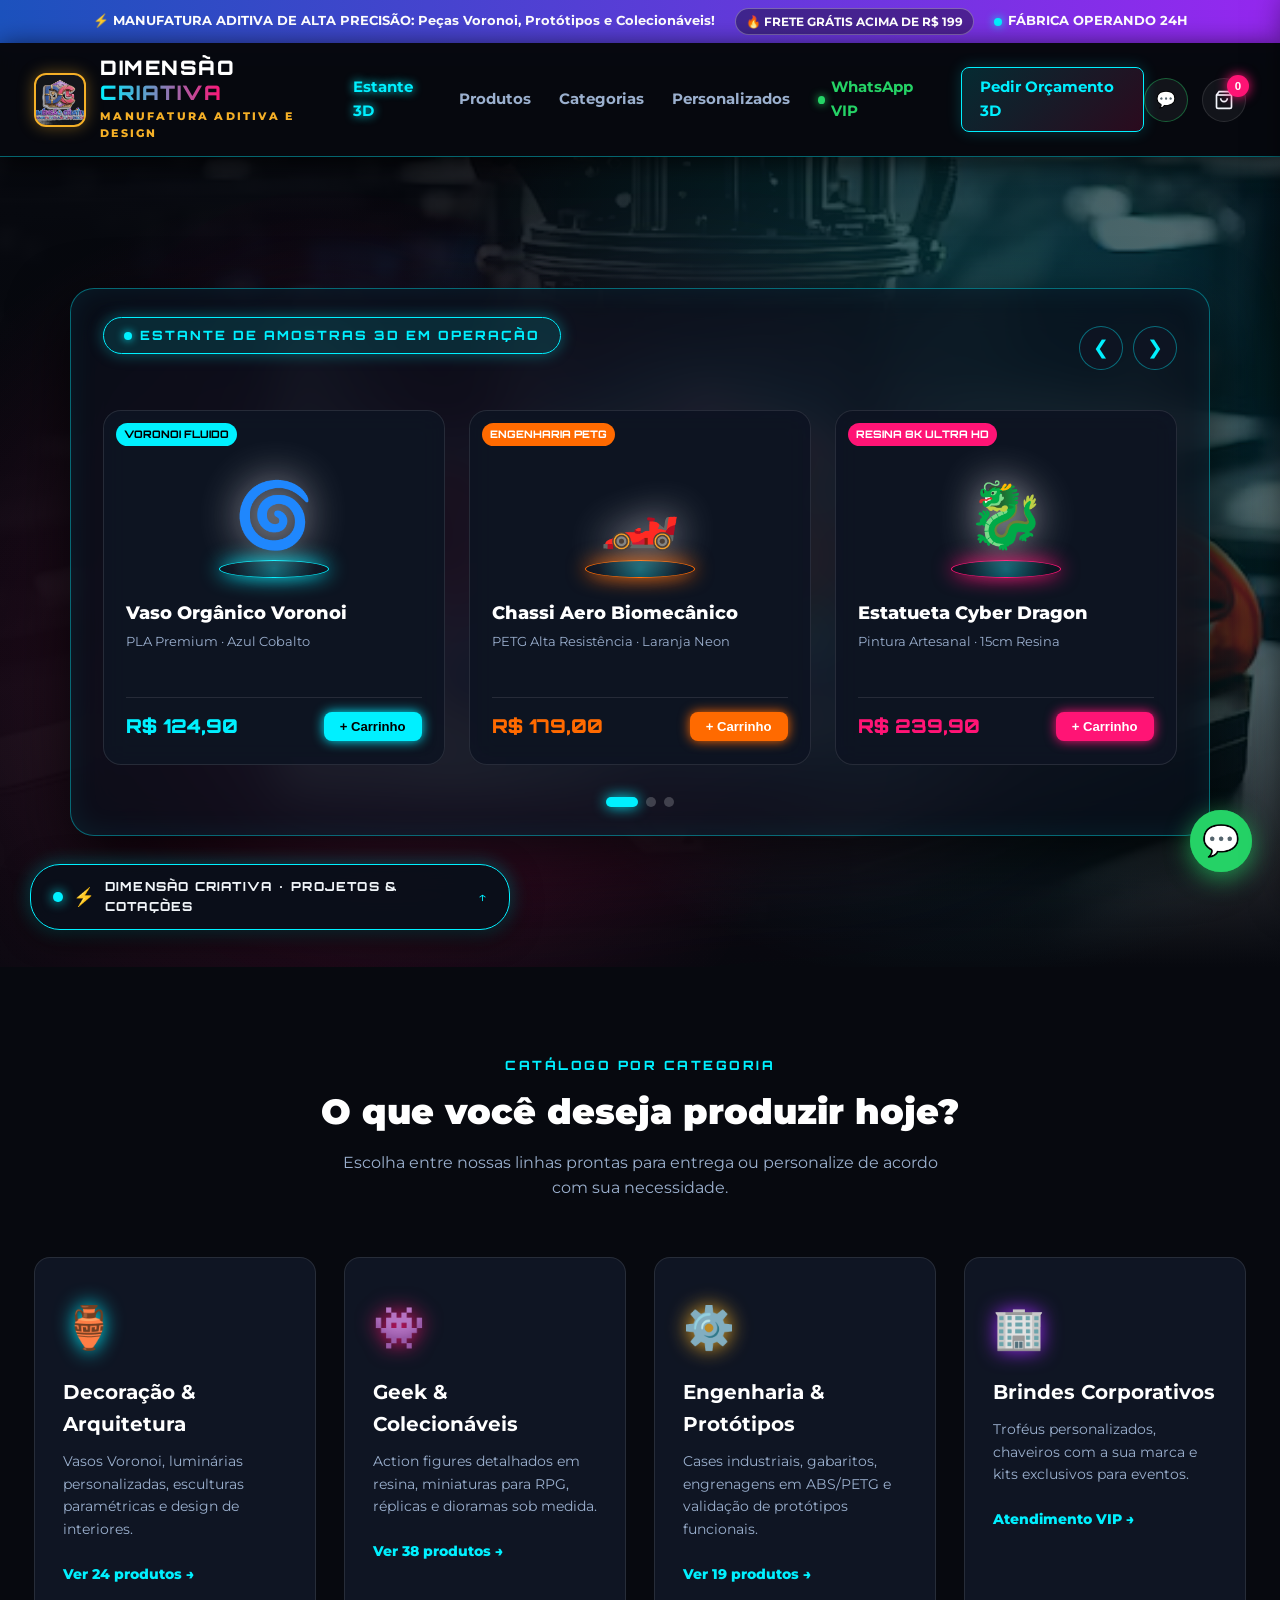
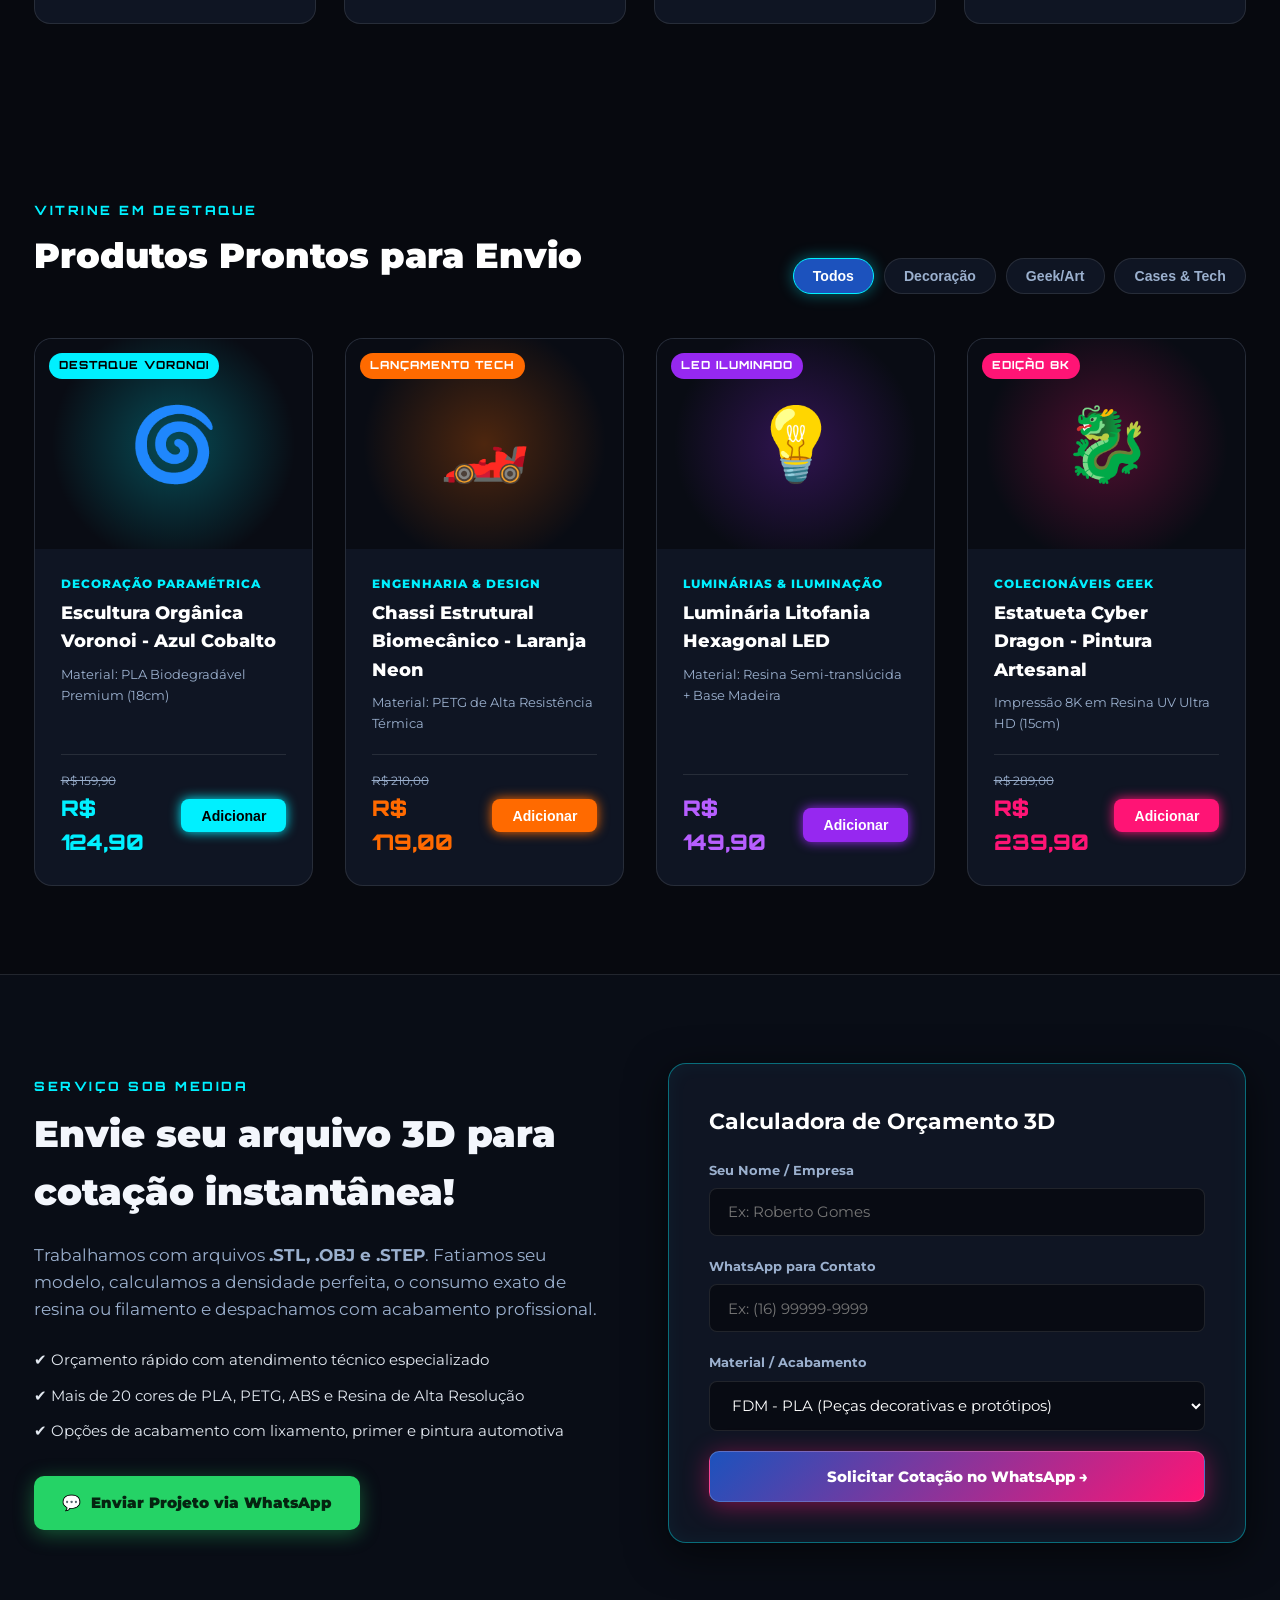
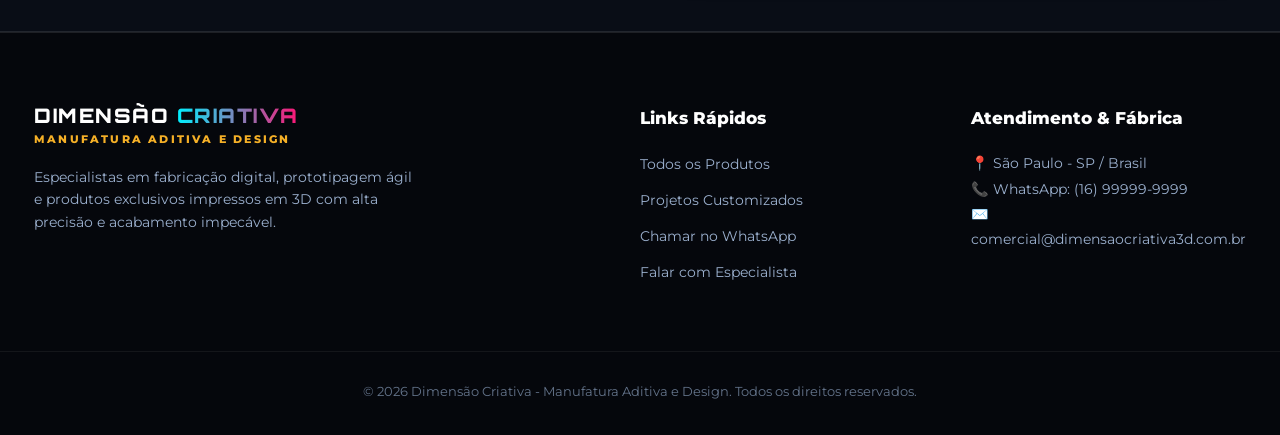
<file: index.html>
<!DOCTYPE html>
<html lang="pt-BR">
<head>
  <meta charset="UTF-8">
  <meta name="viewport" content="width=device-width, initial-scale=1.0">
  <title>Dimensão Criativa | Loja Virtual 3D & Manufatura Aditiva</title>

  <link rel="stylesheet" href="assets/css/style.css">

  <link rel="preconnect" href="https://fonts.googleapis.com">
  <link rel="preconnect" href="https://fonts.gstatic.com" crossorigin>
  <link href="https://fonts.googleapis.com/css2?family=Montserrat:ital,wght@0,400;0,600;0,700;0,800;0,900;1,700&family=Orbitron:wght@500;700;900&family=Rajdhani:wght@600;700&display=swap" rel="stylesheet">
</head>
<body class="cyber-store-body">

  <!-- 1. BARRA SUPERIOR DE DESTAQUES MESCLADA COM AS CORES DA LOGO -->
  <div class="top-announcement-bar">
    <div class="announcement-content">
      <span>⚡ <strong>MANUFATURA ADITIVA DE ALTA PRECISÃO:</strong> Peças Voronoi, Protótipos e Colecionáveis!</span>
      <span class="announcement-badge">🔥 FRETE GRÁTIS ACIMA DE R$ 199</span>
      <span class="pulse-live-text"><span class="pulse-dot-cyan"></span> FÁBRICA OPERANDO 24H</span>
    </div>
  </div>

  <!-- 2. CABEÇALHO / NAVBAR COM A LOGO TRANSPARENTE -->
  <header class="store-header" id="mainHeader">
    <div class="container navbar-container">
      
      <a href="index.html" class="brand-link">
        <div class="logo-box">
          <img src="assets/images/logo.png" alt="Logomarca Dimensão Criativa" class="brand-logo-img">
        </div>
        <div class="brand-naming">
          <span class="brand-title">DIMENSÃO <span class="highlight-pink">CRIATIVA</span></span>
          <span class="brand-tagline">MANUFATURA ADITIVA E DESIGN</span>
        </div>
      </a>

      <nav class="nav-menu">
        <a href="#estante" class="nav-link active">Estante 3D</a>
        <a href="#produtos" class="nav-link">Produtos</a>
        <a href="#categorias" class="nav-link">Categorias</a>
        <a href="#personalizados" class="nav-link">Personalizados</a>
        <a href="whatsapp.html" class="nav-link wa-nav-link">
          <span class="wa-dot-nav"></span> WhatsApp VIP
        </a>
        <a href="#orcamentos" class="nav-link btn-quote">Pedir Orçamento 3D</a>
      </nav>

      <div class="user-actions">
        <a href="whatsapp.html" class="action-btn wa-header-btn" title="Chamar no WhatsApp">
          <span>💬</span>
        </a>
        <button class="action-btn cart-btn" id="openCartBtn" title="Meu Carrinho">
          <svg width="20" height="20" viewBox="0 0 24 24" fill="none" stroke="currentColor" stroke-width="2"><path d="M6 2L3 6v14a2 2 0 0 0 2 2h14a2 2 0 0 0 2-2V6l-3-4z"></path><line x1="3" y1="6" x2="21" y2="6"></line><path d="M16 10a4 4 0 0 1-8 0"></path></svg>
          <span class="cart-count" id="cartCountBadge">0</span>
        </button>
      </div>

    </div>
  </header>

  <!-- 3. HERO SHOWCASE COM LOGO TRANSPARENTE GIGANTE + ESTANTE DE AMOSTRAS LARGA MULTI-PRODUTOS -->
  <section class="hero-showcase" id="estante">
    
    <!-- Fundo da Máquina 3D + LOGO GIGANTE SEM FUNDO (TRANSPARENTE) -->
    <div class="hero-bg-container">
      <img src="assets/images/fundo.png" alt="Impressora 3D em Operação" class="hero-bg-img">
      
      <!-- LOGO SEM FUNDO BRANCO COM GLOW DE ALTA INTENSIDADE -->
      <div class="full-screen-logo-bg">
        <img src="assets/images/logo.png" alt="Logo Dimensão Criativa" class="bg-animated-logo">
      </div>

      <div class="factory-glow-overlay"></div>

      <!-- Bico Extrusor / Laser Ativo Funcional -->
      <div class="live-nozzle" id="liveNozzle">
        <div class="nozzle-spark"></div>
        <div class="nozzle-aura"></div>
        <div class="nozzle-ring"></div>
      </div>
      
      <!-- Linha laser de escaneamento sobre as peças -->
      <div class="hero-laser-scanner"></div>

      <!-- Canvas de Raios Elétricos e Partículas de Filamento -->
      <canvas id="lightningCanvas"></canvas>
    </div>

    <!-- CENTRO: ESTANTE DE AMOSTRAS AMPLA COM VÁRIOS PRODUTOS LADO A LADO -->
    <div class="container hero-center-stage">
      
      <div class="showcase-shelf-wide">
        
        <div class="shelf-header-bar">
          <div class="shelf-header-pill">
            <span class="pulse-dot-cyan"></span>
            <span>ESTANTE DE AMOSTRAS 3D EM OPERAÇÃO</span>
          </div>
          <div class="shelf-controls">
            <button class="shelf-nav-btn" id="shelfPrevBtn" title="Anterior">&#10094;</button>
            <button class="shelf-nav-btn" id="shelfNextBtn" title="Próximo">&#10095;</button>
          </div>
        </div>

        <!-- Grade/Trilho do Carrossel de Vários Produtos Lado a Lado -->
        <div class="shelf-carousel-container">
          <div class="shelf-track" id="shelfTrack">
            
            <!-- Item 1: Vaso Voronoi Azul -->
            <div class="shelf-card cat-border-cyan">
              <div class="shelf-piece-badge badge-cyan">Voronoi Fluido</div>
              <div class="shelf-piece-holo cyan-holo">
                <span class="piece-emoji">🌀</span>
                <div class="pedestal-disk"></div>
              </div>
              <div class="shelf-card-info">
                <h4>Vaso Orgânico Voronoi</h4>
                <p>PLA Premium &middot; Azul Cobalto</p>
                <div class="shelf-price-row">
                  <span class="price-tag text-cyan">R$ 124,90</span>
                  <button class="btn-shelf-add btn-buy-cyan" onclick="addToCart('Vaso Orgânico Voronoi', 124.90, 'Azul Cobalto')">+ Carrinho</button>
                </div>
              </div>
            </div>

            <!-- Item 2: Chassi Biomecânico Laranja -->
            <div class="shelf-card cat-border-orange">
              <div class="shelf-piece-badge badge-orange">Engenharia PETG</div>
              <div class="shelf-piece-holo orange-holo">
                <span class="piece-emoji">🏎️</span>
                <div class="pedestal-disk"></div>
              </div>
              <div class="shelf-card-info">
                <h4>Chassi Aero Biomecânico</h4>
                <p>PETG Alta Resistência &middot; Laranja Neon</p>
                <div class="shelf-price-row">
                  <span class="price-tag text-orange">R$ 179,00</span>
                  <button class="btn-shelf-add btn-buy-orange" onclick="addToCart('Chassi Aero Biomecânico', 179.00, 'Laranja Neon')">+ Carrinho</button>
                </div>
              </div>
            </div>

            <!-- Item 3: Cyber Dragon 8K Rosa -->
            <div class="shelf-card cat-border-pink">
              <div class="shelf-piece-badge badge-pink">Resina 8K Ultra HD</div>
              <div class="shelf-piece-holo pink-holo">
                <span class="piece-emoji">🐉</span>
                <div class="pedestal-disk"></div>
              </div>
              <div class="shelf-card-info">
                <h4>Estatueta Cyber Dragon</h4>
                <p>Pintura Artesanal &middot; 15cm Resina</p>
                <div class="shelf-price-row">
                  <span class="price-tag text-pink">R$ 239,90</span>
                  <button class="btn-shelf-add btn-buy-pink" onclick="addToCart('Estatueta Cyber Dragon', 239.90, 'Pintado à mão')">+ Carrinho</button>
                </div>
              </div>
            </div>

            <!-- Item 4: Luminária Litofania Roxo -->
            <div class="shelf-card cat-border-purple">
              <div class="shelf-piece-badge badge-purple">LED Iluminado</div>
              <div class="shelf-piece-holo purple-holo">
                <span class="piece-emoji">💡</span>
                <div class="pedestal-disk"></div>
              </div>
              <div class="shelf-card-info">
                <h4>Luminária Litofania Hex</h4>
                <p>Resina Translúcida + Base Madeira</p>
                <div class="shelf-price-row">
                  <span class="price-tag text-purple">R$ 149,90</span>
                  <button class="btn-shelf-add btn-buy-purple" onclick="addToCart('Luminária Litofania Hex', 149.90, 'Branco Gelo')">+ Carrinho</button>
                </div>
              </div>
            </div>

            <!-- Item 5: Engrenagens de Precisão Dourado -->
            <div class="shelf-card cat-border-gold">
              <div class="shelf-piece-badge badge-gold">Mecânica de Alta Carga</div>
              <div class="shelf-piece-holo gold-holo">
                <span class="piece-emoji">⚙️</span>
                <div class="pedestal-disk"></div>
              </div>
              <div class="shelf-card-info">
                <h4>Conjunto de Engrenagens ABS</h4>
                <p>Tolerância Industrial 0.05mm</p>
                <div class="shelf-price-row">
                  <span class="price-tag" style="color:var(--dc-gold);">R$ 89,90</span>
                  <button class="btn-shelf-add" style="background:var(--dc-gold);color:#000;" onclick="addToCart('Conjunto Engrenagens ABS', 89.90, 'Dourado')">+ Carrinho</button>
                </div>
              </div>
            </div>

            <!-- Item 6: Troféu Personalizado Voronoi -->
            <div class="shelf-card cat-border-cyan">
              <div class="shelf-piece-badge badge-cyan">Corporativo VIP</div>
              <div class="shelf-piece-holo cyan-holo">
                <span class="piece-emoji">🏆</span>
                <div class="pedestal-disk"></div>
              </div>
              <div class="shelf-card-info">
                <h4>Troféu Paramétrico Gold</h4>
                <p>Acabamento Metálico &middot; Base Pesada</p>
                <div class="shelf-price-row">
                  <span class="price-tag text-cyan">R$ 199,00</span>
                  <button class="btn-shelf-add btn-buy-cyan" onclick="addToCart('Troféu Paramétrico Gold', 199.00, 'Metalizado')">+ Carrinho</button>
                </div>
              </div>
            </div>

          </div>
        </div>

        <!-- Indicador de Navegação do Carrossel -->
        <div class="shelf-pagination-dots" id="shelfDots">
          <span class="s-dot active" data-pos="0"></span>
          <span class="s-dot" data-pos="1"></span>
          <span class="s-dot" data-pos="2"></span>
        </div>

      </div>

    </div>

    <!-- POPUP INTELIGENTE NO CANTO: TAMANHO EXPANDIDO & LEITURA CLARA COM AUTO-MINIMIZAÇÃO -->
    <div class="smart-floating-popup expanded-size" id="smartPopup">
      
      <!-- Pílula Minimizada no Canto -->
      <div class="popup-minimized-tab">
        <span class="tab-glow-dot"></span>
        <span class="tab-icon">⚡</span>
        <span class="tab-label">DIMENSÃO CRIATIVA &middot; PROJETOS & COTAÇÕES</span>
        <span class="tab-arrow-up">&uarr;</span>
      </div>

      <!-- Conteúdo Expandido Maior e Completo -->
      <div class="popup-expanded-content">
        <div class="popup-top-badge">
          <span class="live-dot"></span> MANUFATURA ADITIVA DE ALTA VELOCIDADE
        </div>
        <h2 class="popup-title">
          Transforme Ideias em <span class="glow-cyan">Produtos Reais</span> com a <span class="glow-pink">Dimensão Criativa</span>
        </h2>
        <p class="popup-desc">
          Fabricação digital sob demanda de peças orgânicas Voronoi, colecionáveis de resina 8K e componentes técnicos industriais com filamentos ecológicos de alta resistência.
        </p>

        <div class="popup-buttons">
          <a href="#produtos" class="btn btn-primary-store btn-sm">⚡ Explorar Produtos</a>
          <a href="whatsapp.html" class="btn btn-wa-store btn-sm">💬 Orçamento WhatsApp</a>
        </div>

        <div class="popup-trust-grid">
          <div class="popup-trust-col">
            <span class="p-icon">💎</span>
            <div><strong>Resina 8K</strong><small>0.02mm detalhe</small></div>
          </div>
          <div class="popup-trust-col">
            <span class="p-icon">🌀</span>
            <div><strong>Design Voronoi</strong><small>Peças exclusivas</small></div>
          </div>
          <div class="popup-trust-col">
            <span class="p-icon">🚀</span>
            <div><strong>Envio Rápido</strong><small>Todo o Brasil</small></div>
          </div>
        </div>
      </div>

    </div>

  </section>

  <!-- 4. CATEGORIAS DE PRODUTOS ILUMINADAS COM PALETA DA LOGO -->
  <section class="store-section categories-section" id="categorias">
    <div class="container">
      <div class="section-heading text-center">
        <span class="sub-label">CATÁLOGO POR CATEGORIA</span>
        <h2 class="section-title">O que você deseja produzir hoje?</h2>
        <p class="section-subtitle">Escolha entre nossas linhas prontas para entrega ou personalize de acordo com sua necessidade.</p>
      </div>

      <div class="categories-grid">
        <div class="category-card cat-border-cyan" onclick="location.href='#produtos'">
          <div class="cat-icon glow-cyan-icon">🏺</div>
          <h3>Decoração & Arquitetura</h3>
          <p>Vasos Voronoi, luminárias personalizadas, esculturas paramétricas e design de interiores.</p>
          <span class="cat-link">Ver 24 produtos &rarr;</span>
          <div class="card-glow-bg cyan-glow"></div>
        </div>

        <div class="category-card cat-border-pink" onclick="location.href='#produtos'">
          <div class="cat-icon glow-pink-icon">👾</div>
          <h3>Geek & Colecionáveis</h3>
          <p>Action figures detalhados em resina, miniaturas para RPG, réplicas e dioramas sob medida.</p>
          <span class="cat-link">Ver 38 produtos &rarr;</span>
          <div class="card-glow-bg pink-glow"></div>
        </div>

        <div class="category-card cat-border-gold" onclick="location.href='#personalizados'">
          <div class="cat-icon glow-gold-icon">⚙️</div>
          <h3>Engenharia & Protótipos</h3>
          <p>Cases industriais, gabaritos, engrenagens em ABS/PETG e validação de protótipos funcionais.</p>
          <span class="cat-link">Ver 19 produtos &rarr;</span>
          <div class="card-glow-bg gold-glow"></div>
        </div>

        <div class="category-card cat-border-purple" onclick="location.href='whatsapp.html?assunto=Corporativo'">
          <div class="cat-icon glow-purple-icon">🏢</div>
          <h3>Brindes Corporativos</h3>
          <p>Troféus personalizados, chaveiros com a sua marca e kits exclusivos para eventos.</p>
          <span class="cat-link">Atendimento VIP &rarr;</span>
          <div class="card-glow-bg purple-glow"></div>
        </div>
      </div>
    </div>
  </section>

  <!-- 5. VITRINE DE PRODUTOS ENERGIZADOS -->
  <section class="store-section products-section" id="produtos">
    <div class="container">
      
      <div class="products-header">
        <div>
          <span class="sub-label">VITRINE EM DESTAQUE</span>
          <h2 class="section-title">Produtos Prontos para Envio</h2>
        </div>
        
        <div class="filter-tabs">
          <button class="filter-btn active" data-filter="all">Todos</button>
          <button class="filter-btn" data-filter="decoracao">Decoração</button>
          <button class="filter-btn" data-filter="geek">Geek/Art</button>
          <button class="filter-btn" data-filter="tech">Cases & Tech</button>
        </div>
      </div>

      <div class="products-grid" id="productsContainer">
        
        <article class="product-card card-glow-cyan" data-category="decoracao">
          <div class="product-badge badge-cyan">Destaque Voronoi</div>
          <div class="product-thumb">
            <div class="product-preview-box preview-cyan">
              <span class="mesh-symbol">🌀</span>
            </div>
          </div>
          <div class="product-info">
            <span class="product-category">Decoração Paramétrica</span>
            <h3 class="product-name">Escultura Orgânica Voronoi - Azul Cobalto</h3>
            <p class="product-material">Material: PLA Biodegradável Premium (18cm)</p>
            <div class="product-pricing">
              <div class="price-wrap">
                <span class="old-price">R$ 159,90</span>
                <span class="current-price text-cyan">R$ 124,90</span>
              </div>
              <button class="btn-buy btn-buy-cyan" onclick="addToCart('Escultura Orgânica Voronoi', 124.90, 'Azul Cobalto')">
                Adicionar
              </button>
            </div>
          </div>
        </article>

        <article class="product-card card-glow-orange" data-category="tech">
          <div class="product-badge badge-orange">Lançamento Tech</div>
          <div class="product-thumb">
            <div class="product-preview-box preview-orange">
              <span class="mesh-symbol">🏎️</span>
            </div>
          </div>
          <div class="product-info">
            <span class="product-category">Engenharia & Design</span>
            <h3 class="product-name">Chassi Estrutural Biomecânico - Laranja Neon</h3>
            <p class="product-material">Material: PETG de Alta Resistência Térmica</p>
            <div class="product-pricing">
              <div class="price-wrap">
                <span class="old-price">R$ 210,00</span>
                <span class="current-price text-orange">R$ 179,00</span>
              </div>
              <button class="btn-buy btn-buy-orange" onclick="addToCart('Chassi Estrutural Biomecânico', 179.00, 'Laranja Neon')">
                Adicionar
              </button>
            </div>
          </div>
        </article>

        <article class="product-card card-glow-purple" data-category="decoracao">
          <div class="product-badge badge-purple">LED Iluminado</div>
          <div class="product-thumb">
            <div class="product-preview-box preview-purple">
              <span class="mesh-symbol">💡</span>
            </div>
          </div>
          <div class="product-info">
            <span class="product-category">Luminárias & Iluminação</span>
            <h3 class="product-name">Luminária Litofania Hexagonal LED</h3>
            <p class="product-material">Material: Resina Semi-translúcida + Base Madeira</p>
            <div class="product-pricing">
              <div class="price-wrap">
                <span class="current-price text-purple">R$ 149,90</span>
              </div>
              <button class="btn-buy btn-buy-purple" onclick="addToCart('Luminária Litofania Hexagonal', 149.90, 'Branco Gelo')">
                Adicionar
              </button>
            </div>
          </div>
        </article>

        <article class="product-card card-glow-pink" data-category="geek">
          <div class="product-badge badge-pink">Edição 8K</div>
          <div class="product-thumb">
            <div class="product-preview-box preview-pink">
              <span class="mesh-symbol">🐉</span>
            </div>
          </div>
          <div class="product-info">
            <span class="product-category">Colecionáveis Geek</span>
            <h3 class="product-name">Estatueta Cyber Dragon - Pintura Artesanal</h3>
            <p class="product-material">Impressão 8K em Resina UV Ultra HD (15cm)</p>
            <div class="product-pricing">
              <div class="price-wrap">
                <span class="old-price">R$ 289,00</span>
                <span class="current-price text-pink">R$ 239,90</span>
              </div>
              <button class="btn-buy btn-buy-pink" onclick="addToCart('Estatueta Cyber Dragon', 239.90, 'Pintado à mão')">
                Adicionar
              </button>
            </div>
          </div>
        </article>

      </div>
    </div>
  </section>

  <!-- 6. SERVIÇO DE ORÇAMENTO SOB DEMANDA -->
  <section class="custom-orders-section" id="personalizados">
    <div class="container custom-grid">
      <div class="custom-text">
        <span class="sub-label">SERVIÇO SOB MEDIDA</span>
        <h2>Envie seu arquivo 3D para cotação instantânea!</h2>
        <p>
          Trabalhamos com arquivos <strong>.STL, .OBJ e .STEP</strong>. Fatiamos seu modelo, calculamos a densidade perfeita, o consumo exato de resina ou filamento e despachamos com acabamento profissional.
        </p>
        <ul class="custom-benefits">
          <li>✔ Orçamento rápido com atendimento técnico especializado</li>
          <li>✔ Mais de 20 cores de PLA, PETG, ABS e Resina de Alta Resolução</li>
          <li>✔ Opções de acabamento com lixamento, primer e pintura automotiva</li>
        </ul>
        <div style="margin-top: 2rem;">
          <a href="whatsapp.html?assunto=OrcamentoArquivo" class="btn btn-wa-store">
            <span>💬</span> Enviar Projeto via WhatsApp
          </a>
        </div>
      </div>

      <div class="quote-box" id="orcamentos">
        <h3>Calculadora de Orçamento 3D</h3>
        <form id="quoteForm" onsubmit="event.preventDefault(); forwardQuoteToWhatsApp();">
          <div class="form-group">
            <label for="clientName">Seu Nome / Empresa</label>
            <input type="text" id="clientName" placeholder="Ex: Roberto Gomes" required>
          </div>
          <div class="form-group">
            <label for="clientPhone">WhatsApp para Contato</label>
            <input type="text" id="clientPhone" placeholder="Ex: (16) 99999-9999" required>
          </div>
          <div class="form-group">
            <label for="materialSelect">Material / Acabamento</label>
            <select id="materialSelect">
              <option value="PLA Premium">FDM - PLA (Peças decorativas e protótipos)</option>
              <option value="PETG/ABS">FDM - PETG/ABS (Resistência mecânica e calor)</option>
              <option value="Resina 8K">SLA - Resina Ultra HD 8K (Máximo detalhe)</option>
              <option value="Recomendação da Equipe">Não sei, quero recomendação da equipe</option>
            </select>
          </div>
          <button type="submit" class="btn btn-primary-store btn-full">Solicitar Cotação no WhatsApp &rarr;</button>
        </form>
      </div>
    </div>
  </section>

  <!-- 7. CARRINHO LATERAL DE COMPRAS -->
  <aside class="cart-drawer" id="cartDrawer">
    <div class="cart-header">
      <h3>Meu Carrinho (<span id="cartItemCount">0</span>)</h3>
      <button class="close-cart" id="closeCartBtn">&times;</button>
    </div>

    <div class="cart-items" id="cartItemsList">
      <div class="empty-cart-message" id="emptyCartMessage">
        <p>Seu carrinho está vazio.</p>
        <small>Adicione produtos da vitrine acima!</small>
      </div>
    </div>

    <div class="cart-footer">
      <div class="cart-total-row">
        <span>Total da Compra:</span>
        <strong id="cartTotalValue">R$ 0,00</strong>
      </div>
      <button class="btn btn-wa-store btn-full" onclick="checkoutWhatsApp()">
        Finalizar Pedido via WhatsApp 💬
      </button>
    </div>
  </aside>
  <div class="cart-backdrop" id="cartBackdrop"></div>

  <!-- 8. RODAPÉ INSTITUCIONAL -->
  <footer class="store-footer">
    <div class="container footer-grid">
      <div>
        <div class="brand-naming">
          <span class="brand-title">DIMENSÃO <span class="highlight-pink">CRIATIVA</span></span>
          <span class="brand-tagline">MANUFATURA ADITIVA E DESIGN</span>
        </div>
        <p class="footer-about">
          Especialistas em fabricação digital, prototipagem ágil e produtos exclusivos impressos em 3D com alta precisão e acabamento impecável.
        </p>
      </div>

      <div>
        <h4>Links Rápidos</h4>
        <ul class="footer-links">
          <li><a href="#produtos">Todos os Produtos</a></li>
          <li><a href="#personalizados">Projetos Customizados</a></li>
          <li><a href="whatsapp.html">Chamar no WhatsApp</a></li>
          <li><a href="#orcamentos">Falar com Especialista</a></li>
        </ul>
      </div>

      <div>
        <h4>Atendimento & Fábrica</h4>
        <p class="footer-contact">
          📍 São Paulo - SP / Brasil<br>
          📞 WhatsApp: (16) 99999-9999<br>
          ✉️ comercial@dimensaocriativa3d.com.br
        </p>
      </div>
    </div>
    
    <div class="copyright-bar">
      <div class="container text-center">
        <small>&copy; 2026 Dimensão Criativa - Manufatura Aditiva e Design. Todos os direitos reservados.</small>
      </div>
    </div>
  </footer>

  <!-- Botão Flutuante do WhatsApp -->
  <a href="whatsapp.html" class="floating-whatsapp-btn" id="floatingWaBtn" title="Fale Conosco no WhatsApp">
    <span class="floating-pulse"></span>
    <span class="wa-btn-symbol">💬</span>
    <span class="floating-tooltip">Chamar no WhatsApp</span>
  </a>

  <script src="assets/js/script.js"></script>
</body>
</html>
</file>
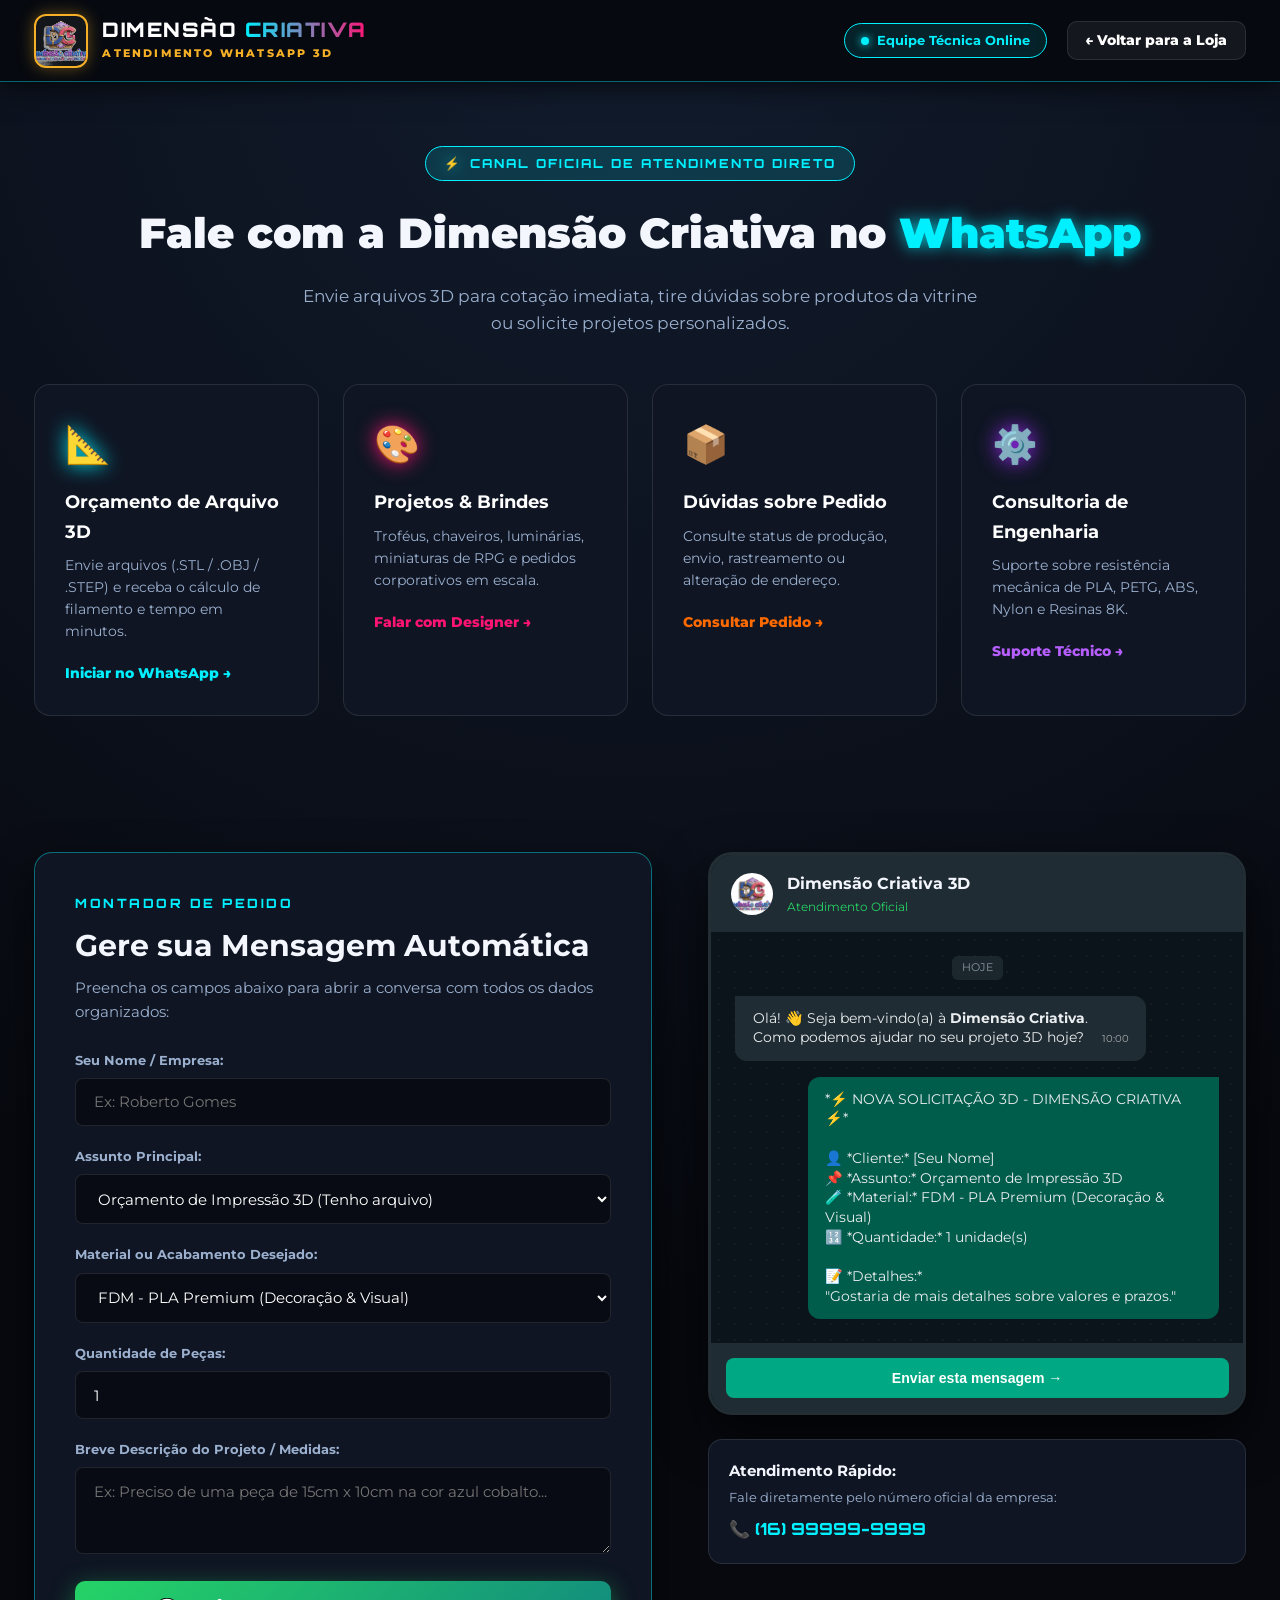
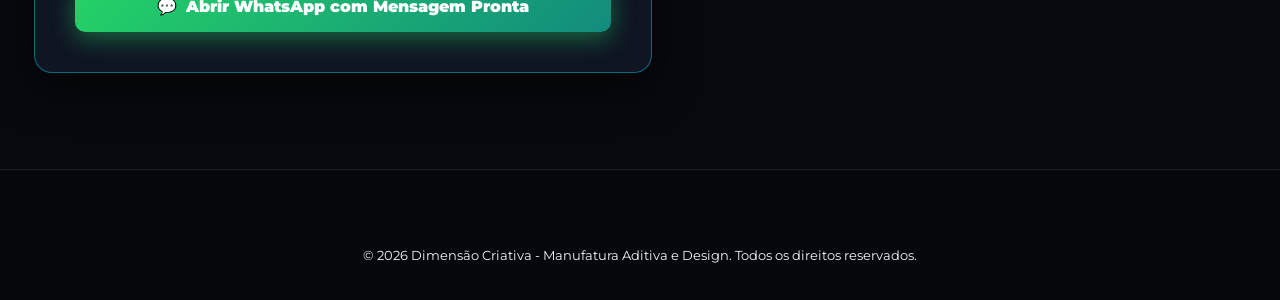
<file: whatsapp.html>
<!DOCTYPE html>
<html lang="pt-BR">
<head>
  <meta charset="UTF-8">
  <meta name="viewport" content="width=device-width, initial-scale=1.0">
  <title>Atendimento WhatsApp 3D | Dimensão Criativa</title>

  <!-- Folha de estilos -->
  <link rel="stylesheet" href="assets/css/style.css">

  <!-- Google Fonts -->
  <link rel="preconnect" href="https://fonts.googleapis.com">
  <link rel="preconnect" href="https://fonts.gstatic.com" crossorigin>
  <link href="https://fonts.googleapis.com/css2?family=Montserrat:wght@400;600;700;800;900&family=Orbitron:wght@600;800&display=swap" rel="stylesheet">
</head>
<body class="cyber-store-body whatsapp-page-view">

  <!-- Header -->
  <header class="store-header">
    <div class="container navbar-container">
      
      <a href="index.html" class="brand-link">
        <div class="logo-box">
          <img src="assets/images/logo.png" alt="Logomarca Dimensão Criativa" class="brand-logo-img">
        </div>
        <div class="brand-naming">
          <span class="brand-title">DIMENSÃO <span class="highlight-pink">CRIATIVA</span></span>
          <span class="brand-tagline">ATENDIMENTO WHATSAPP 3D</span>
        </div>
      </a>

      <div class="header-right-actions">
        <div class="online-indicator">
          <span class="pulse-dot-cyan"></span>
          <span>Equipe Técnica Online</span>
        </div>
        <a href="index.html" class="btn btn-secondary-store btn-sm">
          &larr; Voltar para a Loja
        </a>
      </div>

    </div>
  </header>

  <!-- Hero do WhatsApp -->
  <section class="wa-hero-section">
    <div class="container">
      <div class="wa-hero-header text-center">
        <div class="wa-badge-top">
          <span class="glow-cyan">⚡</span> CANAL OFICIAL DE ATENDIMENTO DIRETO
        </div>
        <h1 class="wa-hero-title">Fale com a Dimensão Criativa no <span class="glow-cyan">WhatsApp</span></h1>
        <p class="wa-hero-subtitle">
          Envie arquivos 3D para cotação imediata, tire dúvidas sobre produtos da vitrine ou solicite projetos personalizados.
        </p>
      </div>

      <!-- 4 Cards de Departamentos Rápidos -->
      <div class="wa-departments-grid">
        
        <div class="wa-dept-card card-glow-cyan" onclick="sendDirectWhatsApp('orcamento')">
          <div class="wa-dept-icon glow-cyan-icon">📐</div>
          <h3>Orçamento de Arquivo 3D</h3>
          <p>Envie arquivos (.STL / .OBJ / .STEP) e receba o cálculo de filamento e tempo em minutos.</p>
          <span class="wa-dept-action text-cyan">Iniciar no WhatsApp &rarr;</span>
        </div>

        <div class="wa-dept-card card-glow-pink" onclick="sendDirectWhatsApp('personalizado')">
          <div class="wa-dept-icon glow-pink-icon">🎨</div>
          <h3>Projetos & Brindes</h3>
          <p>Troféus, chaveiros, luminárias, miniaturas de RPG e pedidos corporativos em escala.</p>
          <span class="wa-dept-action text-pink">Falar com Designer &rarr;</span>
        </div>

        <div class="wa-dept-card card-glow-orange" onclick="sendDirectWhatsApp('pedido')">
          <div class="wa-dept-icon glow-orange-icon">📦</div>
          <h3>Dúvidas sobre Pedido</h3>
          <p>Consulte status de produção, envio, rastreamento ou alteração de endereço.</p>
          <span class="wa-dept-action text-orange">Consultar Pedido &rarr;</span>
        </div>

        <div class="wa-dept-card card-glow-purple" onclick="sendDirectWhatsApp('tecnico')">
          <div class="wa-dept-icon glow-purple-icon">⚙️</div>
          <h3>Consultoria de Engenharia</h3>
          <p>Suporte sobre resistência mecânica de PLA, PETG, ABS, Nylon e Resinas 8K.</p>
          <span class="wa-dept-action text-purple">Suporte Técnico &rarr;</span>
        </div>

      </div>
    </div>
  </section>

  <!-- Gerador Dinâmico de Mensagem WhatsApp -->
  <section class="wa-builder-section">
    <div class="container wa-builder-grid">
      
      <div class="wa-form-box">
        <div class="builder-header">
          <span class="sub-label">MONTADOR DE PEDIDO</span>
          <h2>Gere sua Mensagem Automática</h2>
          <p>Preencha os campos abaixo para abrir a conversa com todos os dados organizados:</p>
        </div>

        <form id="waCustomForm" onsubmit="event.preventDefault(); launchGeneratedWhatsApp();">
          
          <div class="form-group">
            <label for="waClientName">Seu Nome / Empresa:</label>
            <input type="text" id="waClientName" placeholder="Ex: Roberto Gomes" oninput="updateLivePreview()" required>
          </div>

          <div class="form-group">
            <label for="waServiceType">Assunto Principal:</label>
            <select id="waServiceType" onchange="updateLivePreview()">
              <option value="Orçamento de Impressão 3D">Orçamento de Impressão 3D (Tenho arquivo)</option>
              <option value="Modelagem 3D do Zero">Modelagem 3D do Zero (Tenho a ideia)</option>
              <option value="Compra de Produto da Loja">Compra de Produto do Catálogo</option>
              <option value="Pedido Corporativo / Brindes">Pedido Corporativo / Lote em Escala</option>
              <option value="Outro assunto">Outro assunto</option>
            </select>
          </div>

          <div class="form-group">
            <label for="waMaterial">Material ou Acabamento Desejado:</label>
            <select id="waMaterial" onchange="updateLivePreview()">
              <option value="FDM - PLA Premium (Decoração & Visual)">FDM - PLA Premium (Decoração & Visual)</option>
              <option value="FDM - PETG / ABS (Resistência e Calor)">FDM - PETG / ABS (Resistência e Calor)</option>
              <option value="SLA - Resina Ultra HD 8K (Máximo Detalhe)">SLA - Resina Ultra HD 8K (Máximo Detalhe)</option>
              <option value="Preciso de recomendação">Preciso de recomendação da equipe</option>
            </select>
          </div>

          <div class="form-group">
            <label for="waQuantity">Quantidade de Peças:</label>
            <input type="number" id="waQuantity" value="1" min="1" max="10000" oninput="updateLivePreview()">
          </div>

          <div class="form-group">
            <label for="waDetails">Breve Descrição do Projeto / Medidas:</label>
            <textarea id="waDetails" rows="3" placeholder="Ex: Preciso de uma peça de 15cm x 10cm na cor azul cobalto..." oninput="updateLivePreview()"></textarea>
          </div>

          <button type="submit" class="btn btn-wa-launch btn-full">
            <span>💬</span> Abrir WhatsApp com Mensagem Pronta
          </button>
        </form>
      </div>

      <!-- Simulador de Chat WhatsApp -->
      <div class="wa-preview-wrapper">
        <div class="phone-simulator">
          <div class="phone-top-bar">
            <div class="wa-contact-info">
              <div class="wa-avatar">
                <img src="assets/images/logo.png" alt="Dimensão Criativa">
              </div>
              <div>
                <strong>Dimensão Criativa 3D</strong>
                <small class="wa-status-online">Atendimento Oficial</small>
              </div>
            </div>
          </div>

          <div class="phone-chat-body">
            <div class="chat-date">HOJE</div>
            
            <div class="wa-bubble wa-bubble-received">
              Olá! 👋 Seja bem-vindo(a) à <strong>Dimensão Criativa</strong>. Como podemos ajudar no seu projeto 3D hoje?
              <span class="bubble-time">10:00</span>
            </div>

            <div class="wa-bubble wa-bubble-sent" id="waLiveMessagePreview">
              Olá, equipe Dimensão Criativa! Gostaria de falar sobre um projeto 3D.
              <span class="bubble-time" id="previewTime">Agora</span>
            </div>
          </div>

          <div class="phone-bottom-bar">
            <button class="btn-direct-chat" onclick="launchGeneratedWhatsApp()">
              Enviar esta mensagem &rarr;
            </button>
          </div>
        </div>

        <div class="qr-support-card">
          <div class="qr-info">
            <strong>Atendimento Rápido:</strong>
            <p>Fale diretamente pelo número oficial da empresa:</p>
            <span class="phone-number-tag">📞 (16) 99999-9999</span>
          </div>
        </div>
      </div>

    </div>
  </section>

  <!-- Footer -->
  <footer class="store-footer">
    <div class="container text-center">
      <small>&copy; 2026 Dimensão Criativa - Manufatura Aditiva e Design. Todos os direitos reservados.</small>
    </div>
  </footer>

  <script src="assets/js/script.js"></script>
</body>
</html>
</file>
<file: assets/css/style.css>
/* ==========================================================================
   DIMENSÃO CRIATIVA | IDENTIDADE VISUAL OFICIAL & EFEITO RAIOS ELÉTRICOS (CSS3)
   Cores Oficiais da Logomarca: Azul Cobalto, Rosa Neon, Roxo, Dourado e Ciano
   ========================================================================== */

/* --------------------------------------------------------------------------
   1. VARIÁVEIS DE CORES VIBRANTES DA MARCA (HIGH-ENERGY PALETTE)
   -------------------------------------------------------------------------- */
:root {
  /* Cores extraídas diretamente da Logomarca Oficial Dimensão Criativa */
  --dc-blue: #1c52bd;           /* Azul royal/cobalto do "D" e base */
  --dc-pink: #ff1475;           /* Rosa choque / Magenta do "C" */
  --dc-pink-glow: rgba(255, 20, 117, 0.7);
  --dc-purple: #9628f0;         /* Roxo gradiente dos títulos */
  --dc-cyan: #00f0ff;           /* Ciano laser elétrico de alta intensidade */
  --dc-cyan-glow: rgba(0, 240, 255, 0.75);
  --dc-gold: #f5b027;           /* Dourado metálico dos aros da logo */
  --dc-orange: #ff6a00;         /* Laranja das peças Voronoi */
  --dc-wa-green: #25d366;

  /* Superfícies escuras com iluminação e contraste profundo */
  --bg-main: #07090f;
  --bg-card: #0f1523;
  --bg-card-hover: #151d30;
  --text-main: #f3f6fc;
  --text-muted: #9bb0ce;
  --border-light: rgba(255, 255, 255, 0.1);
  --border-cyan: rgba(0, 240, 255, 0.4);
  --border-pink: rgba(255, 20, 117, 0.4);

  /* Sombras e Neon Glows */
  --glow-cyan-box: 0 0 25px rgba(0, 240, 255, 0.45);
  --glow-pink-box: 0 0 25px rgba(255, 20, 117, 0.45);
  --glow-blue-box: 0 0 35px rgba(28, 82, 189, 0.5);

  /* Tipografia */
  --font-main: 'Montserrat', sans-serif;
  --font-tech: 'Orbitron', monospace, sans-serif;
  --font-heading: 'Rajdhani', sans-serif;
}

/* --------------------------------------------------------------------------
   2. RESET E REGRAS GERAIS
   -------------------------------------------------------------------------- */
* {
  margin: 0;
  padding: 0;
  box-sizing: border-box;
}

html {
  scroll-behavior: smooth;
}

body.cyber-store-body {
  font-family: var(--font-main);
  background-color: var(--bg-main);
  color: var(--text-main);
  line-height: 1.6;
  overflow-x: hidden;
}

.container {
  width: 100%;
  max-width: 1260px;
  margin: 0 auto;
  padding: 0 1.5rem;
}

a {
  text-decoration: none;
  color: inherit;
  transition: all 0.25s ease;
}

ul {
  list-style: none;
}

/* Textos com Glow */
.glow-cyan {
  color: var(--dc-cyan);
  text-shadow: 0 0 16px var(--dc-cyan-glow);
}

.glow-pink {
  color: var(--dc-pink);
  text-shadow: 0 0 16px var(--dc-pink-glow);
}

.text-cyan { color: var(--dc-cyan); }
.text-pink { color: var(--dc-pink); }
.text-orange { color: var(--dc-orange); }
.text-purple { color: #b75eff; }

/* --------------------------------------------------------------------------
   3. BARRA SUPERIOR & CABEÇALHO DA LOJA
   -------------------------------------------------------------------------- */
.top-announcement-bar {
  background: linear-gradient(90deg, var(--dc-blue), var(--dc-purple), var(--dc-pink), var(--dc-blue));
  background-size: 300% 300%;
  animation: gradientFlow 8s ease infinite;
  color: #fff;
  font-size: 0.8rem;
  font-weight: 700;
  padding: 0.5rem 1rem;
  box-shadow: 0 2px 15px rgba(255, 20, 117, 0.3);
}

.announcement-content {
  display: flex;
  justify-content: center;
  align-items: center;
  gap: 1.25rem;
  flex-wrap: wrap;
}

.announcement-badge {
  background: rgba(0, 0, 0, 0.35);
  padding: 3px 10px;
  border-radius: 20px;
  border: 1px solid rgba(255, 255, 255, 0.3);
  font-size: 0.75rem;
}

.pulse-live-text {
  display: flex;
  align-items: center;
  gap: 6px;
  color: #fff;
}

.pulse-dot-cyan {
  width: 8px;
  height: 8px;
  background: var(--dc-cyan);
  border-radius: 50%;
  box-shadow: 0 0 8px var(--dc-cyan);
  animation: blink 1s infinite alternate;
}

.store-header {
  position: sticky;
  top: 0;
  z-index: 1000;
  background: rgba(7, 9, 15, 0.94);
  backdrop-filter: blur(16px);
  border-bottom: 1px solid var(--border-cyan);
  padding: 0.85rem 0;
  box-shadow: 0 4px 25px rgba(0,0,0,0.7);
}

.navbar-container {
  display: flex;
  justify-content: space-between;
  align-items: center;
}

.brand-link {
  display: flex;
  align-items: center;
  gap: 0.9rem;
}

/* Moldura da Logo na Navbar */
.logo-box {
  width: 54px;
  height: 54px;
  border-radius: 12px;
  overflow: hidden;
  background: rgba(255, 255, 255, 0.05);
  border: 2px solid var(--dc-gold);
  box-shadow: 0 0 16px rgba(245, 176, 39, 0.4);
  display: flex;
  align-items: center;
  justify-content: center;
  transition: all 0.3s;
}

.brand-link:hover .logo-box {
  transform: scale(1.06);
  box-shadow: 0 0 25px rgba(0, 240, 255, 0.6);
  border-color: var(--dc-cyan);
}

.brand-logo-img {
  width: 100%;
  height: 100%;
  object-fit: cover;
}

.brand-title {
  font-family: var(--font-tech);
  font-size: 1.25rem;
  font-weight: 900;
  letter-spacing: 1.5px;
  color: #fff;
  line-height: 1.1;
}

.highlight-pink {
  background: linear-gradient(90deg, var(--dc-cyan), var(--dc-pink));
  -webkit-background-clip: text;
  -webkit-text-fill-color: transparent;
}

.brand-tagline {
  font-size: 0.68rem;
  font-weight: 800;
  letter-spacing: 2.2px;
  color: var(--dc-gold);
  display: block;
}

.nav-menu {
  display: flex;
  align-items: center;
  gap: 1.75rem;
}

.nav-link {
  font-size: 0.92rem;
  font-weight: 700;
  color: var(--text-muted);
}

.nav-link:hover, .nav-link.active {
  color: var(--dc-cyan);
  text-shadow: 0 0 10px var(--dc-cyan);
}

.wa-nav-link {
  color: #25d366 !important;
  display: flex;
  align-items: center;
  gap: 6px;
}

.wa-dot-nav {
  width: 8px;
  height: 8px;
  background: #25d366;
  border-radius: 50%;
  box-shadow: 0 0 8px #25d366;
  animation: blink 1s infinite alternate;
}

.btn-quote {
  background: linear-gradient(135deg, rgba(0, 240, 255, 0.15), rgba(255, 20, 117, 0.15));
  border: 1px solid var(--dc-cyan);
  padding: 0.5rem 1.15rem;
  border-radius: 8px;
  color: var(--dc-cyan) !important;
  box-shadow: 0 0 15px rgba(0, 240, 255, 0.2);
}

.btn-quote:hover {
  background: var(--dc-cyan);
  color: #07090f !important;
  box-shadow: 0 0 25px rgba(0, 240, 255, 0.6);
}

.user-actions {
  display: flex;
  align-items: center;
  gap: 0.85rem;
}

.action-btn {
  background: rgba(255, 255, 255, 0.05);
  border: 1px solid var(--border-light);
  color: var(--text-main);
  width: 44px;
  height: 44px;
  border-radius: 50%;
  display: flex;
  align-items: center;
  justify-content: center;
  cursor: pointer;
  position: relative;
  transition: all 0.25s;
}

.action-btn:hover {
  background: rgba(0, 240, 255, 0.15);
  border-color: var(--dc-cyan);
  color: var(--dc-cyan);
  box-shadow: 0 0 15px var(--dc-cyan);
}

.wa-header-btn {
  border-color: rgba(37, 211, 102, 0.4);
}

.wa-header-btn:hover {
  background: rgba(37, 211, 102, 0.2);
  border-color: var(--dc-wa-green);
  box-shadow: 0 0 15px var(--dc-wa-green);
}

.cart-count {
  position: absolute;
  top: -4px;
  right: -4px;
  background: var(--dc-pink);
  color: #fff;
  font-size: 0.72rem;
  font-weight: 800;
  width: 22px;
  height: 22px;
  border-radius: 50%;
  display: flex;
  align-items: center;
  justify-content: center;
  box-shadow: 0 0 12px var(--dc-pink);
}

.header-right-actions {
  display: flex;
  align-items: center;
  gap: 1.25rem;
}

.online-indicator {
  display: flex;
  align-items: center;
  gap: 8px;
  font-size: 0.82rem;
  font-weight: 700;
  color: var(--dc-cyan);
  background: rgba(0, 240, 255, 0.1);
  padding: 0.4rem 1rem;
  border-radius: 20px;
  border: 1px solid var(--dc-cyan);
}

/* --------------------------------------------------------------------------
   4. HERO SECTION COM LOGO HOLOGRÁFICA & RAIOS ELÉTRICOS
   -------------------------------------------------------------------------- */
.hero-showcase {
  position: relative;
  min-height: 90vh;
  display: flex;
  align-items: center;
  overflow: hidden;
  padding: 4.5rem 0;
}

.hero-bg-container {
  position: absolute;
  inset: 0;
  z-index: 1;
}

.hero-bg-img {
  width: 100%;
  height: 100%;
  object-fit: cover;
  filter: contrast(1.15) brightness(0.65) saturate(1.3);
}

.hero-bg-video {
  position: absolute;
  inset: 0;
  width: 100%;
  height: 100%;
  object-fit: cover;
  opacity: 0.35;
  mix-blend-mode: screen;
}

.factory-glow-overlay {
  position: absolute;
  inset: 0;
  background: 
    radial-gradient(circle at 75% 35%, rgba(0, 240, 255, 0.22), transparent 50%),
    radial-gradient(circle at 25% 65%, rgba(255, 20, 117, 0.18), transparent 45%),
    linear-gradient(to right, rgba(7, 9, 15, 0.95) 0%, rgba(7, 9, 15, 0.8) 45%, rgba(7, 9, 15, 0.45) 100%),
    linear-gradient(to bottom, transparent 65%, var(--bg-main) 100%);
}

/* Bico Extrusor Ativo */
.live-nozzle {
  position: absolute;
  top: 36.5%;
  left: 54.7%;
  transform: translate(-50%, -50%);
  z-index: 5;
  pointer-events: none;
}

.nozzle-spark {
  width: 12px;
  height: 12px;
  background: #ffffff;
  border-radius: 50%;
  box-shadow: 
    0 0 16px var(--dc-cyan),
    0 0 35px var(--dc-cyan),
    0 0 60px var(--dc-pink),
    0 0 90px rgba(255, 20, 117, 0.9);
  animation: sparkPulse 0.14s infinite alternate;
}

.nozzle-ring {
  position: absolute;
  top: 50%;
  left: 50%;
  transform: translate(-50%, -50%);
  width: 38px;
  height: 38px;
  border: 1.5px solid var(--dc-cyan);
  border-radius: 50%;
  animation: ringPulse 2s infinite ease-out;
}

.nozzle-aura {
  position: absolute;
  top: 50%;
  left: 50%;
  transform: translate(-50%, -50%);
  width: 75px;
  height: 75px;
  background: radial-gradient(circle, rgba(255, 20, 117, 0.5) 0%, transparent 70%);
  border-radius: 50%;
  filter: blur(6px);
  animation: auraPulse 1.8s infinite alternate ease-in-out;
}

.hero-laser-scanner {
  position: absolute;
  top: 36%;
  left: 20%;
  width: 60%;
  height: 2px;
  background: linear-gradient(90deg, transparent, var(--dc-cyan) 35%, var(--dc-pink) 65%, transparent);
  box-shadow: 0 0 20px var(--dc-cyan), 0 0 35px var(--dc-pink);
  z-index: 4;
  pointer-events: none;
  animation: laserScan 4.5s infinite ease-in-out;
}

#lightningCanvas {
  position: absolute;
  inset: 0;
  z-index: 6;
  pointer-events: none;
}

/* Conteúdo Hero */
.hero-content-wrapper {
  position: relative;
  z-index: 10;
  display: grid;
  grid-template-columns: 1.15fr 0.85fr;
  gap: 3rem;
  align-items: center;
}

.hero-card-banner {
  background: rgba(11, 16, 28, 0.86);
  backdrop-filter: blur(18px);
  border: 1px solid var(--border-cyan);
  border-radius: 20px;
  padding: 3rem;
  box-shadow: 0 20px 60px rgba(0, 0, 0, 0.7), inset 0 0 25px rgba(0, 240, 255, 0.08);
}

.live-pill {
  display: inline-flex;
  align-items: center;
  gap: 8px;
  background: rgba(0, 240, 255, 0.12);
  border: 1px solid var(--dc-cyan);
  color: var(--dc-cyan);
  font-family: var(--font-tech);
  font-size: 0.75rem;
  font-weight: 700;
  letter-spacing: 1px;
  padding: 0.4rem 1rem;
  border-radius: 20px;
  margin-bottom: 1.3rem;
  box-shadow: 0 0 15px rgba(0, 240, 255, 0.3);
}

.live-dot {
  width: 8px;
  height: 8px;
  background: var(--dc-cyan);
  border-radius: 50%;
  box-shadow: 0 0 10px var(--dc-cyan);
  animation: blink 1s infinite alternate;
}

.hero-title {
  font-size: 2.5rem;
  font-weight: 900;
  line-height: 1.2;
  margin-bottom: 1.1rem;
  color: #fff;
}

.hero-desc {
  color: var(--text-muted);
  font-size: 1.05rem;
  margin-bottom: 2.2rem;
}

.hero-cta-group {
  display: flex;
  gap: 1.1rem;
  flex-wrap: wrap;
  margin-bottom: 2.5rem;
}

/* Botões Estilizados */
.btn {
  padding: 0.95rem 1.75rem;
  border-radius: 10px;
  font-weight: 800;
  font-size: 0.95rem;
  cursor: pointer;
  display: inline-flex;
  align-items: center;
  justify-content: center;
  gap: 0.6rem;
  transition: all 0.25s ease;
  border: none;
  font-family: var(--font-main);
}

.btn-sm {
  padding: 0.5rem 1.1rem;
  font-size: 0.85rem;
}

.btn-primary-store {
  background: linear-gradient(135deg, var(--dc-blue), var(--dc-pink));
  color: #fff;
  box-shadow: 0 4px 25px rgba(255, 20, 117, 0.45);
  border: 1px solid rgba(255, 255, 255, 0.2);
}

.btn-primary-store:hover {
  transform: translateY(-3px);
  box-shadow: 0 8px 35px rgba(255, 20, 117, 0.7);
  background: linear-gradient(135deg, var(--dc-cyan), var(--dc-pink));
  color: #fff;
}

.btn-wa-store {
  background: #25d366;
  color: #052410;
  font-weight: 900;
  box-shadow: 0 4px 20px rgba(37, 211, 102, 0.4);
}

.btn-wa-store:hover {
  background: #1eb855;
  color: #000;
  transform: translateY(-3px);
  box-shadow: 0 8px 30px rgba(37, 211, 102, 0.6);
}

.btn-secondary-store {
  background: rgba(255, 255, 255, 0.06);
  border: 1px solid var(--border-light);
  color: #fff;
}

.btn-secondary-store:hover {
  background: rgba(255, 255, 255, 0.15);
  border-color: #fff;
}

.btn-full {
  width: 100%;
}

.trust-features {
  display: grid;
  grid-template-columns: repeat(3, 1fr);
  gap: 1rem;
  border-top: 1px solid var(--border-light);
  padding-top: 1.5rem;
}

.feature-item {
  display: flex;
  align-items: center;
  gap: 0.65rem;
}

.feature-icon {
  font-size: 1.5rem;
}

.feature-item strong {
  display: block;
  font-size: 0.82rem;
  color: #fff;
}

.feature-item small {
  font-size: 0.72rem;
  color: var(--text-muted);
}

/* ==========================================================================
   EFEITO ESPECIAL: LOGO HOLOGRÁFICA COM RAIOS ELÉTRICOS EM CSS
   ========================================================================== */
.hero-logo-hologram {
  display: flex;
  flex-direction: column;
  align-items: center;
  justify-content: center;
  position: relative;
}

.lightning-orb-container {
  position: relative;
  width: 320px;
  height: 320px;
  display: flex;
  align-items: center;
  justify-content: center;
}

/* Anéis Giratórios de Energia */
.plasma-ring {
  position: absolute;
  border-radius: 50%;
  pointer-events: none;
}

.ring-blue {
  width: 310px;
  height: 310px;
  border: 2px dashed rgba(28, 82, 189, 0.8);
  box-shadow: 0 0 30px rgba(28, 82, 189, 0.5);
  animation: rotateRing 14s linear infinite;
}

.ring-pink {
  width: 270px;
  height: 270px;
  border: 2px dotted rgba(255, 20, 117, 0.9);
  box-shadow: 0 0 25px rgba(255, 20, 117, 0.6);
  animation: rotateRingRev 10s linear infinite;
}

.ring-cyan {
  width: 230px;
  height: 230px;
  border: 2px solid rgba(0, 240, 255, 0.85);
  box-shadow: 0 0 35px rgba(0, 240, 255, 0.7);
  animation: rotateRing 6s linear infinite;
}

/* Núcleo Central da Logo */
.glowing-logo-core {
  position: relative;
  width: 175px;
  height: 175px;
  border-radius: 30px;
  background: rgba(15, 21, 35, 0.95);
  border: 3px solid var(--dc-gold);
  display: flex;
  align-items: center;
  justify-content: center;
  box-shadow: 
    0 0 35px rgba(245, 176, 39, 0.5),
    0 0 60px rgba(0, 240, 255, 0.4),
    inset 0 0 25px rgba(255, 20, 117, 0.4);
  z-index: 10;
  animation: logoLevitate 4s ease-in-out infinite;
}

.core-logo-img {
  width: 85%;
  height: 85%;
  object-fit: cover;
  border-radius: 20px;
  filter: drop-shadow(0 0 12px rgba(255, 255, 255, 0.6));
}

.logo-aura-glow {
  position: absolute;
  inset: -15px;
  border-radius: 40px;
  background: radial-gradient(circle, rgba(0, 240, 255, 0.35) 0%, rgba(255, 20, 117, 0.25) 50%, transparent 70%);
  filter: blur(10px);
  z-index: -1;
  animation: auraFlicker 0.2s infinite alternate;
}

/* Raios Elétricos Saindo da Logo (CSS Electric Lightning Bolts) */
.electric-bolt {
  position: absolute;
  background: linear-gradient(90deg, #fff, var(--dc-cyan), var(--dc-pink), transparent);
  height: 3px;
  border-radius: 3px;
  box-shadow: 0 0 12px var(--dc-cyan), 0 0 25px var(--dc-pink);
  transform-origin: center center;
  pointer-events: none;
  z-index: 8;
}

.bolt-1 {
  width: 130px;
  top: 15%;
  left: -20px;
  transform: rotate(-35deg);
  animation: electricShock1 1.2s infinite ease-in-out;
}

.bolt-2 {
  width: 140px;
  top: 10%;
  right: -25px;
  transform: rotate(45deg);
  animation: electricShock2 1.5s infinite ease-in-out;
}

.bolt-3 {
  width: 125px;
  bottom: 20%;
  left: -25px;
  transform: rotate(-135deg);
  animation: electricShock3 0.9s infinite ease-in-out;
}

.bolt-4 {
  width: 150px;
  bottom: 15%;
  right: -20px;
  transform: rotate(125deg);
  animation: electricShock4 1.4s infinite ease-in-out;
}

.bolt-5 {
  width: 90px;
  top: -20px;
  left: 45%;
  transform: rotate(-90deg);
  animation: electricShock1 1.8s infinite ease-in-out;
}

.bolt-6 {
  width: 90px;
  bottom: -20px;
  left: 45%;
  transform: rotate(90deg);
  animation: electricShock2 1.6s infinite ease-in-out;
}

.logo-caption {
  margin-top: 1.5rem;
  font-family: var(--font-tech);
  font-size: 0.75rem;
  letter-spacing: 2.5px;
  color: var(--dc-cyan);
  text-shadow: 0 0 12px var(--dc-cyan);
}

/* --------------------------------------------------------------------------
   5. SEÇÃO DE CATEGORIAS
   -------------------------------------------------------------------------- */
.store-section {
  padding: 5.5rem 0;
  position: relative;
}

.section-heading {
  margin-bottom: 3.5rem;
}

.text-center {
  text-align: center;
}

.sub-label {
  font-family: var(--font-tech);
  font-size: 0.8rem;
  font-weight: 800;
  letter-spacing: 2.5px;
  color: var(--dc-cyan);
  display: block;
  margin-bottom: 0.5rem;
}

.section-title {
  font-size: 2.2rem;
  font-weight: 900;
  margin-bottom: 0.6rem;
  color: #fff;
}

.section-subtitle {
  color: var(--text-muted);
  max-width: 620px;
  margin: 0 auto;
  font-size: 1rem;
}

.categories-grid {
  display: grid;
  grid-template-columns: repeat(auto-fit, minmax(260px, 1fr));
  gap: 1.75rem;
}

.category-card {
  background: var(--bg-card);
  border: 1px solid var(--border-light);
  border-radius: 16px;
  padding: 2.25rem 1.75rem;
  transition: all 0.35s ease;
  cursor: pointer;
  position: relative;
  overflow: hidden;
}

.category-card:hover {
  transform: translateY(-6px);
  background: var(--bg-card-hover);
}

.cat-border-cyan:hover { border-color: var(--dc-cyan); box-shadow: var(--glow-cyan-box); }
.cat-border-pink:hover { border-color: var(--dc-pink); box-shadow: var(--glow-pink-box); }
.cat-border-gold:hover { border-color: var(--dc-gold); box-shadow: 0 0 25px rgba(245, 176, 39, 0.45); }
.cat-border-purple:hover { border-color: var(--dc-purple); box-shadow: 0 0 25px rgba(150, 40, 240, 0.45); }

.cat-icon {
  font-size: 2.6rem;
  margin-bottom: 1rem;
}

.glow-cyan-icon { filter: drop-shadow(0 0 10px var(--dc-cyan)); }
.glow-pink-icon { filter: drop-shadow(0 0 10px var(--dc-pink)); }
.glow-gold-icon { filter: drop-shadow(0 0 10px var(--dc-gold)); }
.glow-purple-icon { filter: drop-shadow(0 0 10px var(--dc-purple)); }

.category-card h3 {
  font-size: 1.25rem;
  margin-bottom: 0.6rem;
  color: #fff;
}

.category-card p {
  color: var(--text-muted);
  font-size: 0.88rem;
  margin-bottom: 1.3rem;
}

.cat-link {
  font-weight: 800;
  font-size: 0.88rem;
  color: var(--dc-cyan);
}

/* --------------------------------------------------------------------------
   6. VITRINE DE PRODUTOS ENERGIZADOS
   -------------------------------------------------------------------------- */
.products-header {
  display: flex;
  justify-content: space-between;
  align-items: flex-end;
  margin-bottom: 2.75rem;
  flex-wrap: wrap;
  gap: 1.25rem;
}

.filter-tabs {
  display: flex;
  gap: 0.6rem;
}

.filter-btn {
  background: var(--bg-card);
  border: 1px solid var(--border-light);
  color: var(--text-muted);
  padding: 0.55rem 1.2rem;
  border-radius: 20px;
  font-size: 0.88rem;
  font-weight: 700;
  cursor: pointer;
  transition: all 0.2s ease;
}

.filter-btn.active, .filter-btn:hover {
  background: var(--dc-blue);
  color: #fff;
  border-color: var(--dc-cyan);
  box-shadow: 0 0 15px rgba(0, 240, 255, 0.4);
}

.products-grid {
  display: grid;
  grid-template-columns: repeat(auto-fit, minmax(270px, 1fr));
  gap: 2rem;
}

.product-card {
  background: var(--bg-card);
  border: 1px solid var(--border-light);
  border-radius: 18px;
  overflow: hidden;
  transition: all 0.35s ease;
  display: flex;
  flex-direction: column;
  position: relative;
}

.product-card:hover {
  transform: translateY(-8px);
}

.card-glow-cyan:hover { border-color: var(--dc-cyan); box-shadow: var(--glow-cyan-box); }
.card-glow-orange:hover { border-color: var(--dc-orange); box-shadow: 0 0 25px rgba(255, 106, 0, 0.5); }
.card-glow-purple:hover { border-color: var(--dc-purple); box-shadow: 0 0 25px rgba(150, 40, 240, 0.5); }
.card-glow-pink:hover { border-color: var(--dc-pink); box-shadow: var(--glow-pink-box); }

.product-badge {
  position: absolute;
  top: 14px;
  left: 14px;
  z-index: 2;
  font-family: var(--font-tech);
  font-size: 0.7rem;
  font-weight: 800;
  padding: 4px 10px;
  border-radius: 20px;
  text-transform: uppercase;
  letter-spacing: 1px;
}

.badge-cyan { background: var(--dc-cyan); color: #000; }
.badge-orange { background: var(--dc-orange); color: #fff; }
.badge-purple { background: var(--dc-purple); color: #fff; }
.badge-pink { background: var(--dc-pink); color: #fff; }

.product-thumb {
  height: 210px;
  background: #090c14;
  display: flex;
  align-items: center;
  justify-content: center;
  overflow: hidden;
}

.product-preview-box {
  width: 100%;
  height: 100%;
  display: flex;
  align-items: center;
  justify-content: center;
  transition: transform 0.4s ease;
}

.product-card:hover .product-preview-box {
  transform: scale(1.1);
}

.preview-cyan { background: radial-gradient(circle, rgba(0, 240, 255, 0.28) 0%, transparent 70%); }
.preview-orange { background: radial-gradient(circle, rgba(255, 106, 0, 0.28) 0%, transparent 70%); }
.preview-purple { background: radial-gradient(circle, rgba(150, 40, 240, 0.28) 0%, transparent 70%); }
.preview-pink { background: radial-gradient(circle, rgba(255, 20, 117, 0.28) 0%, transparent 70%); }

.mesh-symbol {
  font-size: 4.5rem;
}

.product-info {
  padding: 1.6rem;
  display: flex;
  flex-direction: column;
  flex-grow: 1;
}

.product-category {
  font-size: 0.75rem;
  color: var(--dc-cyan);
  font-weight: 800;
  text-transform: uppercase;
  letter-spacing: 1px;
  margin-bottom: 0.35rem;
}

.product-name {
  font-size: 1.1rem;
  font-weight: 800;
  margin-bottom: 0.5rem;
  color: #fff;
}

.product-material {
  color: var(--text-muted);
  font-size: 0.82rem;
  margin-bottom: 1.3rem;
}

.product-pricing {
  margin-top: auto;
  display: flex;
  justify-content: space-between;
  align-items: center;
  padding-top: 1rem;
  border-top: 1px solid var(--border-light);
}

.price-wrap {
  display: flex;
  flex-direction: column;
}

.old-price {
  font-size: 0.75rem;
  color: var(--text-muted);
  text-decoration: line-through;
}

.current-price {
  font-family: var(--font-tech);
  font-size: 1.35rem;
  font-weight: 900;
}

.btn-buy {
  border: none;
  padding: 0.55rem 1.25rem;
  border-radius: 8px;
  font-weight: 800;
  font-size: 0.88rem;
  cursor: pointer;
  transition: all 0.2s ease;
}

.btn-buy-cyan { background: var(--dc-cyan); color: #000; box-shadow: 0 0 12px var(--dc-cyan); }
.btn-buy-orange { background: var(--dc-orange); color: #fff; box-shadow: 0 0 12px var(--dc-orange); }
.btn-buy-purple { background: var(--dc-purple); color: #fff; box-shadow: 0 0 12px var(--dc-purple); }
.btn-buy-pink { background: var(--dc-pink); color: #fff; box-shadow: 0 0 12px var(--dc-pink); }

.btn-buy:hover {
  transform: scale(1.06);
}

/* --------------------------------------------------------------------------
   7. SEÇÃO DE PROJETOS PERSONALIZADOS & COTAÇÃO
   -------------------------------------------------------------------------- */
.custom-orders-section {
  background: #090d16;
  border-top: 1px solid var(--border-light);
  border-bottom: 1px solid var(--border-light);
  padding: 5.5rem 0;
}

.custom-grid {
  display: grid;
  grid-template-columns: 1fr 1fr;
  gap: 3.5rem;
  align-items: center;
}

.custom-text h2 {
  font-size: 2.3rem;
  font-weight: 900;
  margin-bottom: 1.25rem;
}

.custom-text p {
  color: var(--text-muted);
  margin-bottom: 1.6rem;
  font-size: 1.05rem;
}

.custom-benefits li {
  margin-bottom: 0.7rem;
  font-size: 0.95rem;
  color: #e2e8f0;
}

.quote-box {
  background: var(--bg-card);
  border: 1px solid var(--border-cyan);
  border-radius: 18px;
  padding: 2.5rem;
  box-shadow: 0 10px 40px rgba(0,0,0,0.6), inset 0 0 20px rgba(0, 240, 255, 0.05);
}

.quote-box h3 {
  font-size: 1.35rem;
  margin-bottom: 1.3rem;
  color: #fff;
}

.form-group {
  margin-bottom: 1.25rem;
}

.form-group label {
  display: block;
  font-size: 0.82rem;
  font-weight: 700;
  color: var(--text-muted);
  margin-bottom: 0.45rem;
}

.form-group input, .form-group select, .form-group textarea {
  width: 100%;
  background: rgba(0, 0, 0, 0.45);
  border: 1px solid var(--border-light);
  border-radius: 8px;
  padding: 0.85rem 1.1rem;
  color: #fff;
  font-family: var(--font-main);
  font-size: 0.95rem;
  transition: all 0.25s;
}

.form-group input:focus, .form-group select:focus, .form-group textarea:focus {
  outline: none;
  border-color: var(--dc-cyan);
  box-shadow: 0 0 15px var(--dc-cyan);
}

/* --------------------------------------------------------------------------
   8. PÁGINA DO WHATSAPP (whatsapp.html)
   -------------------------------------------------------------------------- */
.whatsapp-page-view {
  background: radial-gradient(circle at 50% 0%, #121c2e 0%, var(--bg-main) 65%);
}

.wa-hero-section {
  padding: 4rem 0 2rem 0;
}

.wa-badge-top {
  display: inline-flex;
  align-items: center;
  gap: 8px;
  background: rgba(0, 240, 255, 0.15);
  border: 1px solid var(--dc-cyan);
  color: var(--dc-cyan);
  font-family: var(--font-tech);
  font-size: 0.78rem;
  font-weight: 800;
  letter-spacing: 2px;
  padding: 0.4rem 1.1rem;
  border-radius: 20px;
  margin-bottom: 1.2rem;
}

.wa-hero-title {
  font-size: 2.6rem;
  font-weight: 900;
  margin-bottom: 1rem;
}

.wa-hero-subtitle {
  color: var(--text-muted);
  max-width: 680px;
  margin: 0 auto 3rem auto;
  font-size: 1.05rem;
}

.wa-departments-grid {
  display: grid;
  grid-template-columns: repeat(auto-fit, minmax(260px, 1fr));
  gap: 1.5rem;
  margin-bottom: 4.5rem;
}

.wa-dept-card {
  background: var(--bg-card);
  border: 1px solid var(--border-light);
  border-radius: 16px;
  padding: 1.85rem;
  cursor: pointer;
  transition: all 0.3s;
}

.wa-dept-card:hover {
  transform: translateY(-6px);
}

.wa-dept-icon {
  font-size: 2.3rem;
  margin-bottom: 0.85rem;
}

.wa-dept-card h3 {
  font-size: 1.15rem;
  margin-bottom: 0.5rem;
  color: #fff;
}

.wa-dept-card p {
  font-size: 0.86rem;
  color: var(--text-muted);
  margin-bottom: 1.1rem;
}

.wa-dept-action {
  font-weight: 800;
  font-size: 0.88rem;
}

.wa-builder-section {
  padding: 2rem 0 6rem 0;
}

.wa-builder-grid {
  display: grid;
  grid-template-columns: 1.15fr 1fr;
  gap: 3.5rem;
  align-items: flex-start;
}

.wa-form-box {
  background: var(--bg-card);
  border: 1px solid var(--border-cyan);
  border-radius: 18px;
  padding: 2.5rem;
  box-shadow: 0 15px 40px rgba(0,0,0,0.6);
}

.builder-header h2 {
  font-size: 1.85rem;
  margin-bottom: 0.5rem;
}

.builder-header p {
  color: var(--text-muted);
  font-size: 0.92rem;
  margin-bottom: 1.6rem;
}

.btn-wa-launch {
  background: linear-gradient(135deg, #25d366, #128c7e);
  color: #fff;
  font-size: 1rem;
  font-weight: 900;
  padding: 1rem;
  box-shadow: 0 6px 25px rgba(37, 211, 102, 0.45);
}

.btn-wa-launch:hover {
  transform: translateY(-2px);
  box-shadow: 0 8px 30px rgba(37, 211, 102, 0.65);
}

/* Simulador de Chat */
.wa-preview-wrapper {
  display: flex;
  flex-direction: column;
  gap: 1.5rem;
}

.phone-simulator {
  background: #0b141a;
  border: 3px solid #222d34;
  border-radius: 24px;
  overflow: hidden;
  box-shadow: 0 20px 50px rgba(0,0,0,0.7);
}

.phone-top-bar {
  background: #202c33;
  padding: 1rem 1.25rem;
}

.wa-contact-info {
  display: flex;
  align-items: center;
  gap: 0.85rem;
}

.wa-avatar {
  width: 42px;
  height: 42px;
  border-radius: 50%;
  overflow: hidden;
  background: #fff;
}

.wa-avatar img {
  width: 100%;
  height: 100%;
  object-fit: cover;
}

.wa-status-online {
  color: #25d366;
  font-size: 0.75rem;
  display: block;
}

.phone-chat-body {
  padding: 1.5rem;
  min-height: 280px;
  background-color: #0b141a;
  background-image: radial-gradient(rgba(255,255,255,0.04) 1px, transparent 0);
  background-size: 16px 16px;
  display: flex;
  flex-direction: column;
  gap: 1rem;
}

.chat-date {
  align-self: center;
  background: rgba(32, 44, 51, 0.8);
  font-size: 0.7rem;
  padding: 3px 10px;
  border-radius: 6px;
  color: #8696a0;
}

.wa-bubble {
  max-width: 85%;
  padding: 0.8rem 1.1rem;
  border-radius: 12px;
  font-size: 0.88rem;
  line-height: 1.4;
  position: relative;
}

.wa-bubble-received {
  align-self: flex-start;
  background: #202c33;
  color: #e9edef;
  border-top-left-radius: 0;
}

.wa-bubble-sent {
  align-self: flex-end;
  background: #005c4b;
  color: #e9edef;
  border-top-right-radius: 0;
  white-space: pre-wrap;
}

.bubble-time {
  font-size: 0.65rem;
  color: rgba(255, 255, 255, 0.6);
  float: right;
  margin-top: 4px;
  margin-left: 8px;
}

.phone-bottom-bar {
  background: #202c33;
  padding: 0.9rem;
  text-align: center;
}

.btn-direct-chat {
  background: #00a884;
  color: #fff;
  border: none;
  padding: 0.75rem 1.25rem;
  border-radius: 8px;
  font-weight: 800;
  font-size: 0.88rem;
  cursor: pointer;
  width: 100%;
  transition: all 0.2s;
}

.btn-direct-chat:hover {
  background: #06cf9c;
}

.qr-support-card {
  background: var(--bg-card);
  border: 1px solid var(--border-light);
  border-radius: 14px;
  padding: 1.25rem;
}

.qr-info strong {
  font-size: 0.92rem;
  display: block;
}

.qr-info p {
  font-size: 0.82rem;
  color: var(--text-muted);
  margin: 0.2rem 0 0.5rem 0;
}

.phone-number-tag {
  font-family: var(--font-tech);
  color: var(--dc-cyan);
  font-weight: 800;
  font-size: 1.05rem;
}

/* --------------------------------------------------------------------------
   9. BOTÃO FLUTUANTE DO WHATSAPP (WIDGET GLOBAL)
   -------------------------------------------------------------------------- */
.floating-whatsapp-btn {
  position: fixed;
  bottom: 28px;
  right: 28px;
  width: 62px;
  height: 62px;
  background: #25d366;
  border-radius: 50%;
  display: flex;
  align-items: center;
  justify-content: center;
  box-shadow: 0 6px 25px rgba(37, 211, 102, 0.65);
  z-index: 1000;
  transition: all 0.3s ease;
}

.floating-whatsapp-btn:hover {
  transform: scale(1.12);
  background: #20ba5a;
}

.wa-btn-symbol {
  font-size: 1.9rem;
}

.floating-pulse {
  position: absolute;
  inset: 0;
  border-radius: 50%;
  background: #25d366;
  opacity: 0.6;
  animation: pulseFloating 2s infinite;
  z-index: -1;
}

.floating-tooltip {
  position: absolute;
  right: 76px;
  background: #0f1523;
  color: #fff;
  padding: 6px 14px;
  border-radius: 20px;
  font-size: 0.82rem;
  font-weight: 800;
  white-space: nowrap;
  border: 1px solid var(--dc-cyan);
  box-shadow: 0 4px 15px rgba(0,0,0,0.5);
  pointer-events: none;
  opacity: 0;
  transform: translateX(10px);
  transition: all 0.3s ease;
}

.floating-whatsapp-btn:hover .floating-tooltip {
  opacity: 1;
  transform: translateX(0);
}

/* --------------------------------------------------------------------------
   10. CARRINHO LATERAL DE COMPRAS & FOOTER
   -------------------------------------------------------------------------- */
.cart-drawer {
  position: fixed;
  top: 0;
  right: -430px;
  width: 100%;
  max-width: 410px;
  height: 100%;
  background: #0c111c;
  border-left: 1px solid var(--border-cyan);
  z-index: 2000;
  display: flex;
  flex-direction: column;
  transition: right 0.35s ease;
  box-shadow: -10px 0 35px rgba(0,0,0,0.7);
}

.cart-drawer.open { right: 0; }

.cart-backdrop {
  position: fixed;
  inset: 0;
  background: rgba(0, 0, 0, 0.7);
  backdrop-filter: blur(5px);
  z-index: 1900;
  display: none;
}

.cart-backdrop.open { display: block; }

.cart-header {
  display: flex;
  justify-content: space-between;
  align-items: center;
  padding: 1.25rem 1.5rem;
  border-bottom: 1px solid var(--border-light);
}

.close-cart {
  background: none;
  border: none;
  color: #fff;
  font-size: 1.8rem;
  cursor: pointer;
}

.cart-items {
  flex-grow: 1;
  padding: 1.5rem;
  overflow-y: auto;
  display: flex;
  flex-direction: column;
  gap: 1rem;
}

.empty-cart-message {
  text-align: center;
  color: var(--text-muted);
  margin-top: 3.5rem;
}

.cart-item-card {
  display: flex;
  justify-content: space-between;
  align-items: center;
  background: rgba(0,0,0,0.4);
  padding: 0.9rem 1.1rem;
  border-radius: 10px;
  border: 1px solid var(--border-light);
}

.cart-item-title { font-size: 0.88rem; font-weight: 800; color: #fff; }
.cart-item-price { color: var(--dc-cyan); font-weight: 800; font-size: 0.95rem; font-family: var(--font-tech); }
.remove-item-btn { background: none; border: none; color: var(--dc-pink); cursor: pointer; font-size: 1.3rem; }

.cart-footer {
  padding: 1.5rem;
  border-top: 1px solid var(--border-light);
  background: #080c14;
}

.cart-total-row {
  display: flex;
  justify-content: space-between;
  font-size: 1.15rem;
  margin-bottom: 1.1rem;
  font-weight: 700;
}

.cart-total-row strong { color: var(--dc-cyan); font-family: var(--font-tech); }

.store-footer {
  background: #05070c;
  border-top: 1px solid var(--border-light);
  padding: 4.5rem 0 2rem 0;
}

.footer-grid {
  display: grid;
  grid-template-columns: 2fr 1fr 1fr;
  gap: 3.5rem;
  margin-bottom: 3.5rem;
}

.footer-about {
  color: var(--text-muted);
  font-size: 0.88rem;
  margin-top: 1.1rem;
  max-width: 380px;
}

.store-footer h4 { font-size: 1.05rem; margin-bottom: 1.2rem; color: #fff; font-weight: 800; }
.footer-links li { margin-bottom: 0.65rem; }
.footer-links a { color: var(--text-muted); font-size: 0.88rem; }
.footer-links a:hover { color: var(--dc-cyan); }
.footer-contact { color: var(--text-muted); font-size: 0.88rem; line-height: 1.8; }
.copyright-bar { border-top: 1px solid rgba(255,255,255,0.06); padding-top: 1.6rem; color: #64748b; }

/* --------------------------------------------------------------------------
   11. ANIMAÇÕES KEYFRAMES (RAIOS ELÉTRICOS & GLOW)
   -------------------------------------------------------------------------- */
@keyframes gradientFlow {
  0% { background-position: 0% 50%; }
  50% { background-position: 100% 50%; }
  100% { background-position: 0% 50%; }
}

@keyframes rotateRing {
  0% { transform: rotate(0deg); }
  100% { transform: rotate(360deg); }
}

@keyframes rotateRingRev {
  0% { transform: rotate(360deg); }
  100% { transform: rotate(0deg); }
}

@keyframes logoLevitate {
  0%, 100% { transform: translateY(0) scale(1); }
  50% { transform: translateY(-8px) scale(1.03); }
}

@keyframes auraFlicker {
  0% { opacity: 0.8; filter: blur(8px); }
  100% { opacity: 1; filter: blur(14px); }
}

@keyframes electricShock1 {
  0%, 100% { opacity: 0; transform: scaleX(0.2) rotate(-35deg); }
  15%, 45% { opacity: 1; transform: scaleX(1.1) rotate(-38deg); }
  30% { opacity: 0.4; transform: scaleX(0.7) rotate(-33deg); }
  60% { opacity: 0; }
}

@keyframes electricShock2 {
  0%, 100% { opacity: 0; transform: scaleX(0.2) rotate(45deg); }
  25%, 55% { opacity: 1; transform: scaleX(1.2) rotate(48deg); }
  40% { opacity: 0.3; transform: scaleX(0.8) rotate(42deg); }
  70% { opacity: 0; }
}

@keyframes electricShock3 {
  0%, 100% { opacity: 0; transform: scaleX(0.2) rotate(-135deg); }
  10%, 40% { opacity: 1; transform: scaleX(1.15) rotate(-132deg); }
  25% { opacity: 0.5; transform: scaleX(0.6) rotate(-137deg); }
  55% { opacity: 0; }
}

@keyframes electricShock4 {
  0%, 100% { opacity: 0; transform: scaleX(0.2) rotate(125deg); }
  35%, 65% { opacity: 1; transform: scaleX(1.25) rotate(128deg); }
  50% { opacity: 0.4; transform: scaleX(0.75) rotate(122deg); }
  80% { opacity: 0; }
}

@keyframes sparkPulse {
  0% { transform: scale(0.9); opacity: 0.85; }
  100% { transform: scale(1.4); opacity: 1; }
}

@keyframes ringPulse {
  0% { transform: translate(-50%, -50%) scale(0.5); opacity: 1; }
  100% { transform: translate(-50%, -50%) scale(2.4); opacity: 0; }
}

@keyframes auraPulse {
  0% { transform: translate(-50%, -50%) scale(0.8); opacity: 0.4; }
  100% { transform: translate(-50%, -50%) scale(1.35); opacity: 0.8; }
}

@keyframes laserScan {
  0%, 100% { top: 38%; opacity: 0.3; }
  50% { top: 68%; opacity: 0.95; }
}

@keyframes blink {
  0% { opacity: 0.3; }
  100% { opacity: 1; }
}

@keyframes pulseFloating {
  0% { transform: scale(1); opacity: 0.7; }
  100% { transform: scale(1.7); opacity: 0; }
}

/* --------------------------------------------------------------------------
   12. RESPONSIVIDADE
   -------------------------------------------------------------------------- */
@media (max-width: 992px) {
  .hero-content-wrapper { grid-template-columns: 1fr; }
  .hero-logo-hologram { order: -1; margin-bottom: 2rem; }
  .wa-builder-grid { grid-template-columns: 1fr; }
  .custom-grid { grid-template-columns: 1fr; }
  .footer-grid { grid-template-columns: 1fr; }
  .nav-menu { display: none; }
  .hero-title { font-size: 2rem; }
}

/* ==========================================================================
   LOGO DA EMPRESA COMO BACKGROUND GIGANTE E ANIMADO
   ========================================================================== */
.full-screen-logo-bg {
  position: absolute;
  top: 50%;
  left: 55%;
  transform: translate(-50%, -50%);
  width: 850px;
  max-width: 95vw;
  height: 850px;
  max-height: 90vh;
  display: flex;
  align-items: center;
  justify-content: center;
  pointer-events: none;
  z-index: 2;
}

.bg-animated-logo {
  width: 100%;
  height: 100%;
  object-fit: contain;
  opacity: 0.45;
  filter: drop-shadow(0 0 45px #00f0ff) drop-shadow(0 0 90px #ff1475);
  animation: logoBgPulse 4s ease-in-out infinite alternate, logoBgLevitate 7s ease-in-out infinite;
}

@keyframes logoBgPulse {
  0% {
    opacity: 0.35;
    filter: drop-shadow(0 0 35px #00f0ff) drop-shadow(0 0 70px #ff1475);
    transform: scale(0.97);
  }
  100% {
    opacity: 0.60;
    filter: drop-shadow(0 0 75px #00f0ff) drop-shadow(0 0 130px #ff1475);
    transform: scale(1.05);
  }
}

@keyframes logoBgLevitate {
  0%, 100% {
    transform: translateY(0px) rotate(0deg);
  }
  50% {
    transform: translateY(-22px) rotate(1.5deg);
  }
}

/* Esconde o card da logo da lateral direita para ficar apenas a logo no background gigante */
.hero-logo-hologram {
  display: none !important;
}

.hero-content-wrapper {
  grid-template-columns: 1fr !important;
  max-width: 750px;
}

/* ==========================================================================
   14. ESTANTE DE AMOSTRAS 3D (CARROSSEL NO CENTRO DO HERO)
   ========================================================================== */
.hero-center-stage {
  position: relative;
  z-index: 10;
  display: flex;
  justify-content: center;
  align-items: center;
  width: 100%;
}

.showcase-shelf-wrapper {
  display: flex;
  flex-direction: column;
  align-items: center;
  max-width: 650px;
  width: 100%;
}

.shelf-header-pill {
  display: inline-flex;
  align-items: center;
  gap: 8px;
  background: rgba(0, 240, 255, 0.14);
  border: 1px solid var(--dc-cyan);
  color: var(--dc-cyan);
  font-family: var(--font-tech);
  font-size: 0.75rem;
  font-weight: 800;
  letter-spacing: 2px;
  padding: 0.4rem 1.2rem;
  border-radius: 20px;
  margin-bottom: 1.5rem;
  box-shadow: 0 0 16px rgba(0, 240, 255, 0.4);
}

.carousel-3d-stage {
  position: relative;
  width: 100%;
  display: flex;
  align-items: center;
  justify-content: center;
}

.carousel-track-box {
  width: 100%;
  max-width: 460px;
  position: relative;
  min-height: 420px;
  display: flex;
  align-items: center;
  justify-content: center;
}

.carousel-item {
  position: absolute;
  inset: 0;
  opacity: 0;
  transform: scale(0.85) translateY(20px);
  pointer-events: none;
  transition: all 0.5s cubic-bezier(0.175, 0.885, 0.32, 1.275);
  display: flex;
  justify-content: center;
}

.carousel-item.active {
  opacity: 1;
  transform: scale(1) translateY(0);
  pointer-events: all;
  z-index: 5;
}

.shelf-pedestal {
  display: flex;
  flex-direction: column;
  align-items: center;
  width: 100%;
}

.piece-hologram {
  position: relative;
  width: 220px;
  height: 200px;
  display: flex;
  flex-direction: column;
  align-items: center;
  justify-content: center;
}

.piece-3d-icon {
  font-size: 5.5rem;
  z-index: 2;
  filter: drop-shadow(0 0 25px rgba(255, 255, 255, 0.7));
  animation: floatPiece 4s ease-in-out infinite;
}

.pedestal-plate {
  position: absolute;
  bottom: 10px;
  width: 160px;
  height: 24px;
  border-radius: 50%;
  border: 2px solid var(--dc-cyan);
  box-shadow: 0 0 25px var(--dc-cyan), inset 0 0 15px var(--dc-cyan);
  background: radial-gradient(circle, rgba(0, 240, 255, 0.4) 0%, transparent 75%);
  animation: pedestalGlow 2s infinite alternate;
}

.cyan-holo .pedestal-plate { border-color: var(--dc-cyan); box-shadow: 0 0 30px var(--dc-cyan); }
.orange-holo .pedestal-plate { border-color: var(--dc-orange); box-shadow: 0 0 30px var(--dc-orange); }
.pink-holo .pedestal-plate { border-color: var(--dc-pink); box-shadow: 0 0 30px var(--dc-pink); }
.purple-holo .pedestal-plate { border-color: var(--dc-purple); box-shadow: 0 0 30px var(--dc-purple); }

.piece-details-card {
  background: rgba(11, 16, 28, 0.90);
  border: 1px solid var(--border-cyan);
  border-radius: 16px;
  padding: 1.25rem 1.6rem;
  width: 100%;
  text-align: center;
  backdrop-filter: blur(16px);
  box-shadow: 0 15px 40px rgba(0, 0, 0, 0.6);
  margin-top: -10px;
}

.piece-badge {
  font-family: var(--font-tech);
  font-size: 0.68rem;
  font-weight: 800;
  text-transform: uppercase;
  padding: 3px 10px;
  border-radius: 15px;
  display: inline-block;
  margin-bottom: 0.5rem;
}

.piece-title {
  font-size: 1.25rem;
  font-weight: 800;
  color: #fff;
  margin-bottom: 0.3rem;
}

.piece-spec {
  font-size: 0.82rem;
  color: var(--text-muted);
  margin-bottom: 1rem;
}

.piece-action-row {
  display: flex;
  justify-content: space-between;
  align-items: center;
  border-top: 1px solid var(--border-light);
  padding-top: 0.85rem;
}

.piece-price {
  font-family: var(--font-tech);
  font-size: 1.3rem;
  font-weight: 900;
  color: var(--dc-cyan);
}

.btn-quick-add {
  background: linear-gradient(135deg, var(--dc-blue), var(--dc-pink));
  color: #fff;
  border: none;
  border-radius: 8px;
  padding: 0.5rem 1.15rem;
  font-weight: 800;
  font-size: 0.85rem;
  cursor: pointer;
  box-shadow: 0 0 15px rgba(255, 20, 117, 0.4);
  transition: all 0.2s;
}

.btn-quick-add:hover {
  transform: scale(1.08);
  box-shadow: 0 0 25px rgba(255, 20, 117, 0.7);
}

.carousel-arrow {
  background: rgba(15, 21, 35, 0.85);
  border: 1px solid var(--border-cyan);
  color: var(--dc-cyan);
  width: 46px;
  height: 46px;
  border-radius: 50%;
  font-size: 1.3rem;
  cursor: pointer;
  display: flex;
  align-items: center;
  justify-content: center;
  z-index: 10;
  backdrop-filter: blur(10px);
  transition: all 0.25s;
}

.carousel-arrow:hover {
  background: var(--dc-cyan);
  color: #000;
  box-shadow: 0 0 20px var(--dc-cyan);
  transform: scale(1.15);
}

.carousel-dots {
  display: flex;
  gap: 8px;
  margin-top: 1.25rem;
}

.dot {
  width: 10px;
  height: 10px;
  border-radius: 50%;
  background: rgba(255, 255, 255, 0.2);
  cursor: pointer;
  transition: all 0.3s;
}

.dot.active {
  width: 28px;
  border-radius: 10px;
  background: var(--dc-cyan);
  box-shadow: 0 0 12px var(--dc-cyan);
}

/* ==========================================================================
   15. POPUP INTELIGENTE NO CANTO (AUTO-MINIMIZA & APARECE NO HOVER)
   ========================================================================== */
.smart-floating-popup {
  position: absolute;
  bottom: 25px;
  left: 30px;
  z-index: 100;
  max-width: 360px;
  width: calc(100vw - 60px);
  transition: all 0.45s cubic-bezier(0.175, 0.885, 0.32, 1.275);
}

/* Estado Minimizado Padrão (Discreto no Canto) */
.smart-floating-popup .popup-minimized-tab {
  display: flex;
  align-items: center;
  gap: 8px;
  background: rgba(10, 15, 26, 0.94);
  border: 1px solid var(--dc-cyan);
  box-shadow: 0 6px 25px rgba(0, 0, 0, 0.7), 0 0 15px rgba(0, 240, 255, 0.35);
  backdrop-filter: blur(14px);
  padding: 0.65rem 1.15rem;
  border-radius: 30px;
  cursor: pointer;
  color: #fff;
  transition: all 0.3s ease;
}

.tab-glow-dot {
  width: 8px;
  height: 8px;
  border-radius: 50%;
  background: var(--dc-cyan);
  box-shadow: 0 0 10px var(--dc-cyan);
  animation: blink 1s infinite alternate;
}

.tab-icon {
  font-size: 1rem;
}

.tab-label {
  font-family: var(--font-tech);
  font-size: 0.72rem;
  font-weight: 800;
  letter-spacing: 1.2px;
  color: #e2e8f0;
}

.tab-arrow-up {
  font-size: 0.85rem;
  color: var(--dc-cyan);
  margin-left: auto;
  transition: transform 0.3s;
}

/* Conteúdo Expandido (Fica oculto / minimizado até o mouse passar perto) */
.smart-floating-popup .popup-expanded-content {
  opacity: 0;
  max-height: 0;
  overflow: hidden;
  transform: translateY(15px) scale(0.95);
  transition: all 0.4s cubic-bezier(0.175, 0.885, 0.32, 1.275);
  background: rgba(11, 16, 28, 0.96);
  border: 1px solid var(--border-cyan);
  border-radius: 18px;
  padding: 0 1.5rem;
  box-shadow: 0 20px 50px rgba(0, 0, 0, 0.8), inset 0 0 20px rgba(0, 240, 255, 0.08);
  backdrop-filter: blur(20px);
  margin-bottom: 8px;
}

/* QUANDO O MOUSE PASSA PERTO / HOVER: EXPANSÃO SUAVE AUTOMÁTICA */
.smart-floating-popup:hover .popup-expanded-content,
.smart-floating-popup:focus-within .popup-expanded-content {
  opacity: 1;
  max-height: 400px;
  padding: 1.5rem;
  transform: translateY(0) scale(1);
}

.smart-floating-popup:hover .popup-minimized-tab {
  background: var(--dc-blue);
  border-color: var(--dc-pink);
  box-shadow: 0 0 20px rgba(255, 20, 117, 0.6);
}

.smart-floating-popup:hover .tab-arrow-up {
  transform: rotate(180deg);
}

.popup-top-badge {
  display: inline-flex;
  align-items: center;
  gap: 6px;
  background: rgba(0, 240, 255, 0.12);
  border: 1px solid var(--dc-cyan);
  color: var(--dc-cyan);
  font-family: var(--font-tech);
  font-size: 0.65rem;
  font-weight: 800;
  padding: 2px 8px;
  border-radius: 12px;
  margin-bottom: 0.6rem;
}

.popup-title {
  font-size: 1.15rem;
  font-weight: 900;
  color: #fff;
  line-height: 1.25;
  margin-bottom: 0.4rem;
}

.popup-desc {
  font-size: 0.8rem;
  color: var(--text-muted);
  line-height: 1.4;
  margin-bottom: 1rem;
}

.popup-buttons {
  display: flex;
  gap: 0.6rem;
  margin-bottom: 0.85rem;
}

.popup-mini-trust {
  display: flex;
  justify-content: space-between;
  border-top: 1px solid var(--border-light);
  padding-top: 0.6rem;
  font-size: 0.68rem;
  font-weight: 700;
  color: var(--dc-cyan);
}

@keyframes floatPiece {
  0%, 100% { transform: translateY(0px) rotate(0deg); }
  50% { transform: translateY(-12px) rotate(-3deg); }
}

@keyframes pedestalGlow {
  0% { opacity: 0.6; transform: scaleX(0.95); }
  100% { opacity: 1; transform: scaleX(1.05); }
}

@media (max-width: 900px) {
  .smart-floating-popup {
    position: static;
    margin: 2rem auto 0 auto;
    width: 100%;
  }
  .smart-floating-popup .popup-expanded-content {
    opacity: 1;
    max-height: none;
    padding: 1.25rem;
    transform: none;
  }
  .smart-floating-popup .popup-minimized-tab {
    display: none;
  }
}

/* ==========================================================================
   14. ESTANTE DE AMOSTRAS 3D LARGA (VÁRIOS PRODUTOS LADO A LADO COM CARROSSEL)
   ========================================================================== */
.hero-center-stage {
  position: relative;
  z-index: 10;
  display: flex;
  justify-content: center;
  align-items: center;
  width: 100%;
  padding: 1rem 0;
}

.showcase-shelf-wide {
  width: 100%;
  max-width: 1140px;
  background: rgba(10, 15, 26, 0.78);
  border: 1px solid var(--border-cyan);
  border-radius: 24px;
  padding: 1.75rem 2rem;
  backdrop-filter: blur(20px);
  box-shadow: 0 20px 60px rgba(0, 0, 0, 0.75), inset 0 0 30px rgba(0, 240, 255, 0.08);
}

.shelf-header-bar {
  display: flex;
  justify-content: space-between;
  align-items: center;
  margin-bottom: 1.5rem;
  flex-wrap: wrap;
  gap: 1rem;
}

.shelf-header-pill {
  display: inline-flex;
  align-items: center;
  gap: 8px;
  background: rgba(0, 240, 255, 0.12);
  border: 1px solid var(--dc-cyan);
  color: var(--dc-cyan);
  font-family: var(--font-tech);
  font-size: 0.8rem;
  font-weight: 800;
  letter-spacing: 2px;
  padding: 0.45rem 1.25rem;
  border-radius: 20px;
  box-shadow: 0 0 15px rgba(0, 240, 255, 0.35);
}

.shelf-controls {
  display: flex;
  gap: 0.6rem;
}

.shelf-nav-btn {
  background: rgba(15, 21, 35, 0.9);
  border: 1px solid var(--border-cyan);
  color: var(--dc-cyan);
  width: 44px;
  height: 44px;
  border-radius: 50%;
  font-size: 1.2rem;
  cursor: pointer;
  display: flex;
  align-items: center;
  justify-content: center;
  transition: all 0.25s;
}

.shelf-nav-btn:hover {
  background: var(--dc-cyan);
  color: #000;
  box-shadow: 0 0 20px var(--dc-cyan);
  transform: scale(1.12);
}

.shelf-carousel-container {
  overflow: hidden;
  width: 100%;
  position: relative;
  padding: 0.5rem 0;
}

.shelf-track {
  display: flex;
  gap: 1.5rem;
  transition: transform 0.5s cubic-bezier(0.25, 1, 0.5, 1);
}

.shelf-card {
  min-width: calc((100% - 3rem) / 3);
  max-width: calc((100% - 3rem) / 3);
  background: rgba(15, 21, 35, 0.92);
  border: 1px solid var(--border-light);
  border-radius: 18px;
  padding: 1.4rem;
  display: flex;
  flex-direction: column;
  position: relative;
  transition: all 0.35s ease;
  backdrop-filter: blur(12px);
}

.shelf-card:hover {
  transform: translateY(-8px);
  background: rgba(21, 29, 48, 0.96);
}

.shelf-piece-badge {
  position: absolute;
  top: 12px;
  left: 12px;
  font-family: var(--font-tech);
  font-size: 0.65rem;
  font-weight: 800;
  padding: 3px 8px;
  border-radius: 12px;
  text-transform: uppercase;
  z-index: 3;
}

.shelf-piece-holo {
  height: 145px;
  display: flex;
  flex-direction: column;
  align-items: center;
  justify-content: center;
  position: relative;
  margin-top: 0.5rem;
}

.piece-emoji {
  font-size: 4rem;
  filter: drop-shadow(0 0 20px rgba(255, 255, 255, 0.7));
  animation: pieceFloatAnim 4s ease-in-out infinite;
  z-index: 2;
}

.pedestal-disk {
  position: absolute;
  bottom: 8px;
  width: 110px;
  height: 18px;
  border-radius: 50%;
  border: 1.5px solid var(--dc-cyan);
  background: radial-gradient(circle, rgba(0, 240, 255, 0.35) 0%, transparent 75%);
  box-shadow: 0 0 20px var(--dc-cyan);
}

.cyan-holo .pedestal-disk { border-color: var(--dc-cyan); box-shadow: 0 0 20px var(--dc-cyan); }
.orange-holo .pedestal-disk { border-color: var(--dc-orange); box-shadow: 0 0 20px var(--dc-orange); }
.pink-holo .pedestal-disk { border-color: var(--dc-pink); box-shadow: 0 0 20px var(--dc-pink); }
.purple-holo .pedestal-disk { border-color: var(--dc-purple); box-shadow: 0 0 20px var(--dc-purple); }
.gold-holo .pedestal-disk { border-color: var(--dc-gold); box-shadow: 0 0 20px var(--dc-gold); }

.shelf-card-info {
  margin-top: 0.8rem;
  display: flex;
  flex-direction: column;
  flex-grow: 1;
}

.shelf-card-info h4 {
  font-size: 1.1rem;
  font-weight: 800;
  color: #fff;
  margin-bottom: 0.3rem;
}

.shelf-card-info p {
  font-size: 0.8rem;
  color: var(--text-muted);
  margin-bottom: 1rem;
}

.shelf-price-row {
  margin-top: auto;
  display: flex;
  justify-content: space-between;
  align-items: center;
  border-top: 1px solid var(--border-light);
  padding-top: 0.85rem;
}

.price-tag {
  font-family: var(--font-tech);
  font-size: 1.2rem;
  font-weight: 900;
}

.btn-shelf-add {
  border: none;
  padding: 0.45rem 1rem;
  border-radius: 8px;
  font-weight: 800;
  font-size: 0.82rem;
  cursor: pointer;
  transition: all 0.2s;
}

.btn-shelf-add:hover {
  transform: scale(1.08);
}

.shelf-pagination-dots {
  display: flex;
  justify-content: center;
  gap: 8px;
  margin-top: 1.5rem;
}

.s-dot {
  width: 10px;
  height: 10px;
  border-radius: 50%;
  background: rgba(255, 255, 255, 0.2);
  cursor: pointer;
  transition: all 0.3s;
}

.s-dot.active {
  width: 32px;
  border-radius: 10px;
  background: var(--dc-cyan);
  box-shadow: 0 0 14px var(--dc-cyan);
}

@keyframes pieceFloatAnim {
  0%, 100% { transform: translateY(0px) rotate(0deg); }
  50% { transform: translateY(-10px) rotate(-2deg); }
}

/* ==========================================================================
   15. POPUP INTELIGENTE NO CANTO (AMPLIADO & EXPANSÃO COM O MOUSE)
   ========================================================================== */
.smart-floating-popup.expanded-size {
  position: absolute;
  bottom: 25px;
  left: 30px;
  z-index: 100;
  max-width: 480px;
  width: calc(100vw - 60px);
  transition: all 0.45s cubic-bezier(0.175, 0.885, 0.32, 1.275);
}

.smart-floating-popup .popup-minimized-tab {
  display: flex;
  align-items: center;
  gap: 10px;
  background: rgba(10, 15, 26, 0.95);
  border: 1px solid var(--dc-cyan);
  box-shadow: 0 6px 30px rgba(0, 0, 0, 0.8), 0 0 18px rgba(0, 240, 255, 0.4);
  backdrop-filter: blur(16px);
  padding: 0.75rem 1.4rem;
  border-radius: 30px;
  cursor: pointer;
  color: #fff;
  transition: all 0.3s ease;
}

.tab-glow-dot {
  width: 10px;
  height: 10px;
  border-radius: 50%;
  background: var(--dc-cyan);
  box-shadow: 0 0 12px var(--dc-cyan);
  animation: blink 1s infinite alternate;
}

.tab-icon {
  font-size: 1.1rem;
}

.tab-label {
  font-family: var(--font-tech);
  font-size: 0.78rem;
  font-weight: 800;
  letter-spacing: 1.2px;
  color: #f1f5f9;
}

.tab-arrow-up {
  font-size: 0.95rem;
  color: var(--dc-cyan);
  margin-left: auto;
  transition: transform 0.3s;
}

.smart-floating-popup .popup-expanded-content {
  opacity: 0;
  max-height: 0;
  overflow: hidden;
  transform: translateY(20px) scale(0.95);
  transition: all 0.4s cubic-bezier(0.175, 0.885, 0.32, 1.275);
  background: rgba(11, 16, 28, 0.98);
  border: 1.5px solid var(--border-cyan);
  border-radius: 20px;
  padding: 0 1.8rem;
  box-shadow: 0 25px 60px rgba(0, 0, 0, 0.85), inset 0 0 25px rgba(0, 240, 255, 0.1);
  backdrop-filter: blur(24px);
  margin-bottom: 10px;
}

/* EXPANSÃO AO PASSAR O MOUSE */
.smart-floating-popup:hover .popup-expanded-content,
.smart-floating-popup:focus-within .popup-expanded-content {
  opacity: 1;
  max-height: 480px;
  padding: 1.8rem;
  transform: translateY(0) scale(1);
}

.smart-floating-popup:hover .popup-minimized-tab {
  background: var(--dc-blue);
  border-color: var(--dc-pink);
  box-shadow: 0 0 25px rgba(255, 20, 117, 0.7);
}

.smart-floating-popup:hover .tab-arrow-up {
  transform: rotate(180deg);
}

.popup-top-badge {
  display: inline-flex;
  align-items: center;
  gap: 6px;
  background: rgba(0, 240, 255, 0.14);
  border: 1px solid var(--dc-cyan);
  color: var(--dc-cyan);
  font-family: var(--font-tech);
  font-size: 0.7rem;
  font-weight: 800;
  padding: 3px 10px;
  border-radius: 12px;
  margin-bottom: 0.75rem;
}

.popup-title {
  font-size: 1.35rem;
  font-weight: 900;
  color: #fff;
  line-height: 1.25;
  margin-bottom: 0.6rem;
}

.popup-desc {
  font-size: 0.88rem;
  color: var(--text-muted);
  line-height: 1.45;
  margin-bottom: 1.2rem;
}

.popup-buttons {
  display: flex;
  gap: 0.8rem;
  margin-bottom: 1.2rem;
}

.popup-trust-grid {
  display: grid;
  grid-template-columns: repeat(3, 1fr);
  gap: 0.6rem;
  border-top: 1px solid var(--border-light);
  padding-top: 0.85rem;
}

.popup-trust-col {
  display: flex;
  align-items: center;
  gap: 6px;
}

.p-icon {
  font-size: 1.2rem;
}

.popup-trust-col strong {
  display: block;
  font-size: 0.75rem;
  color: #fff;
  line-height: 1.1;
}

.popup-trust-col small {
  font-size: 0.68rem;
  color: var(--dc-cyan);
}

@media (max-width: 1024px) {
  .shelf-card {
    min-width: calc((100% - 1.5rem) / 2);
    max-width: calc((100% - 1.5rem) / 2);
  }
}

@media (max-width: 768px) {
  .shelf-card {
    min-width: 100%;
    max-width: 100%;
  }
  .smart-floating-popup.expanded-size {
    position: static;
    margin: 2rem auto 0 auto;
    width: 100%;
  }
  .smart-floating-popup .popup-expanded-content {
    opacity: 1;
    max-height: none;
    padding: 1.4rem;
    transform: none;
  }
  .smart-floating-popup .popup-minimized-tab {
    display: none;
  }
}
</file>
